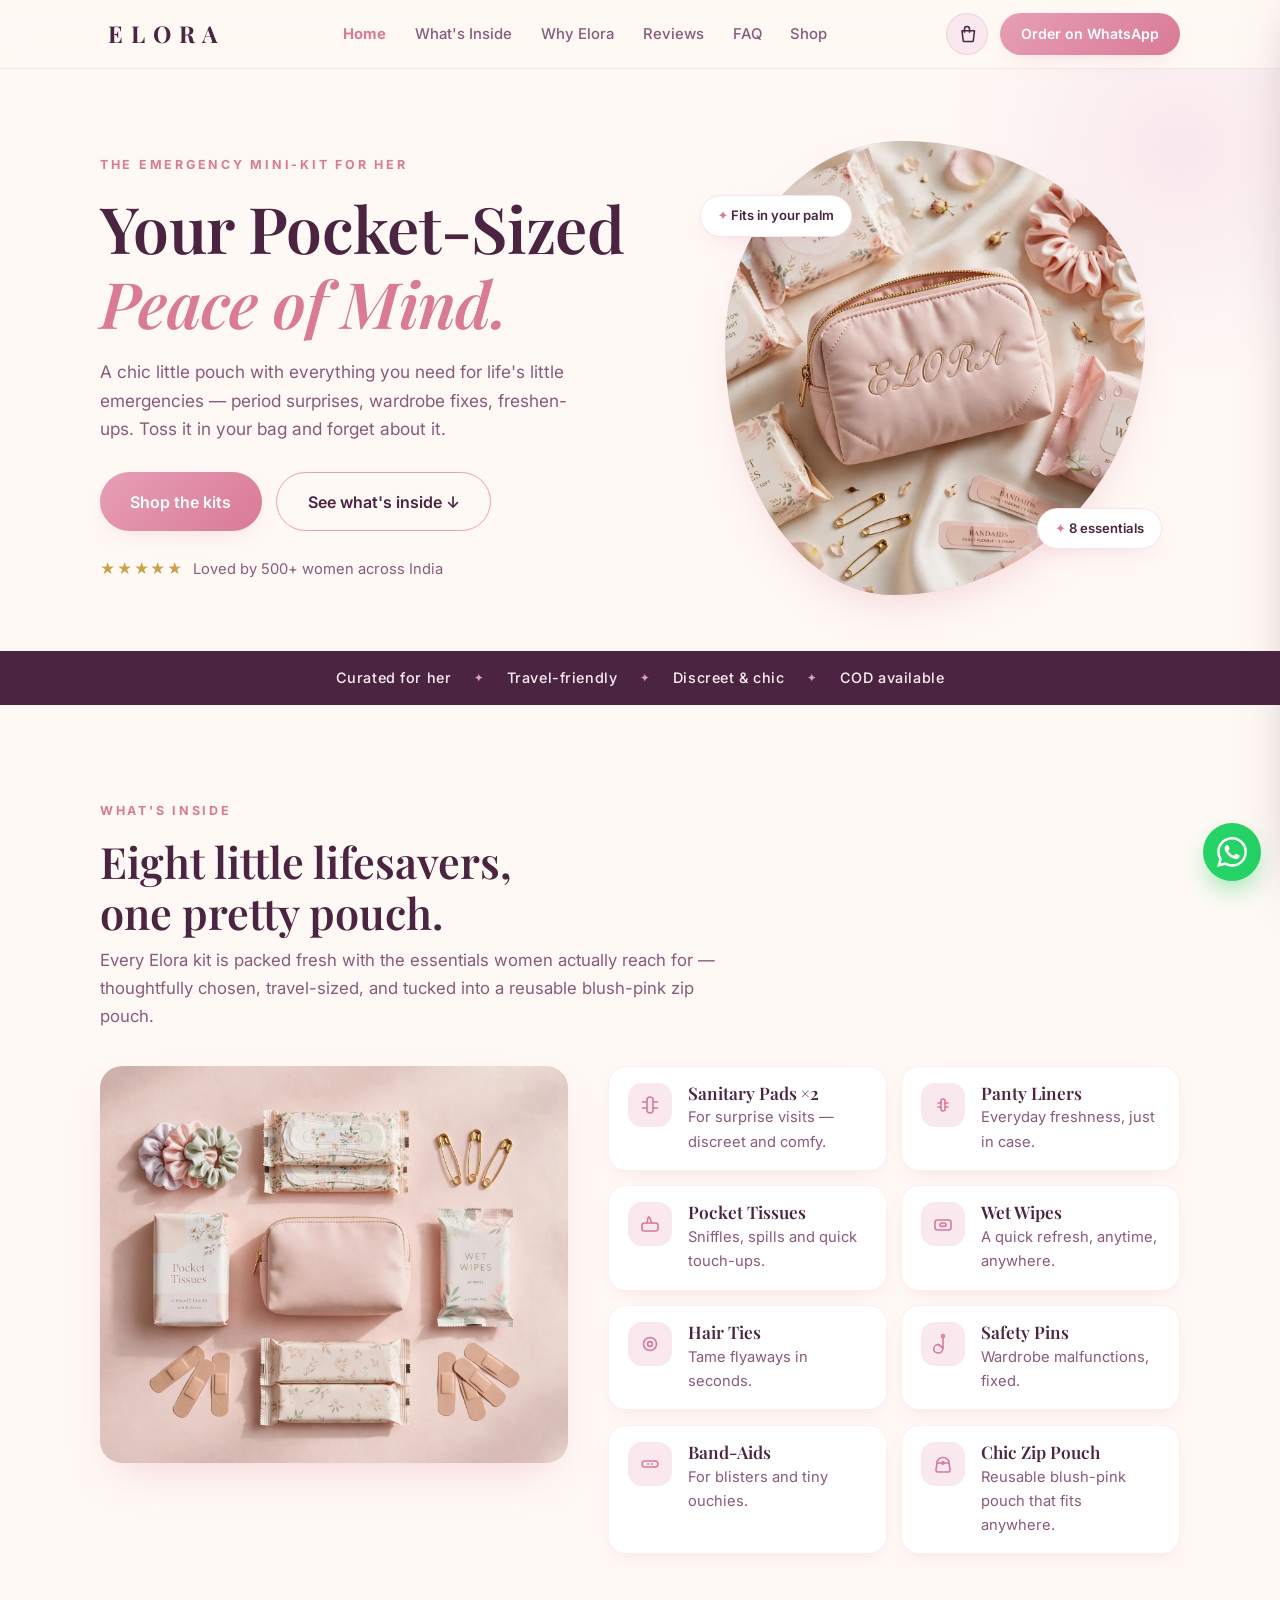
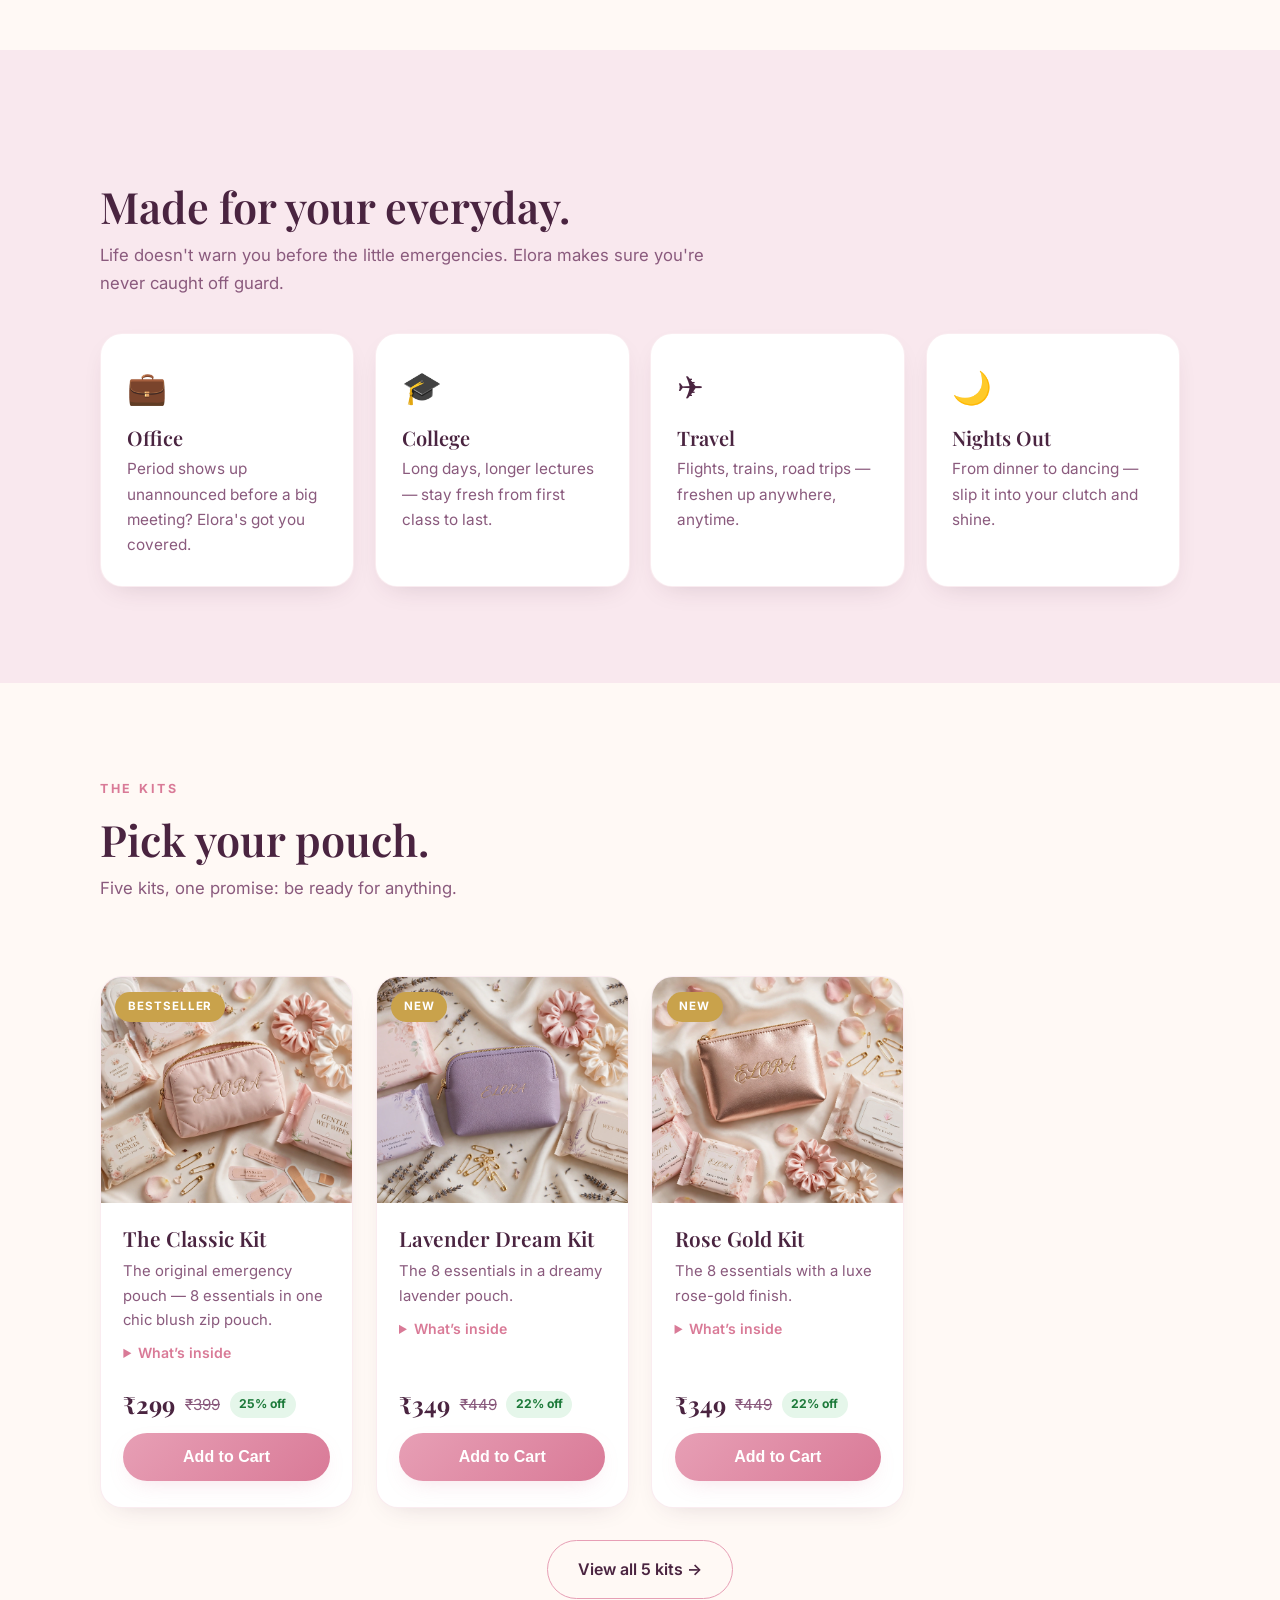
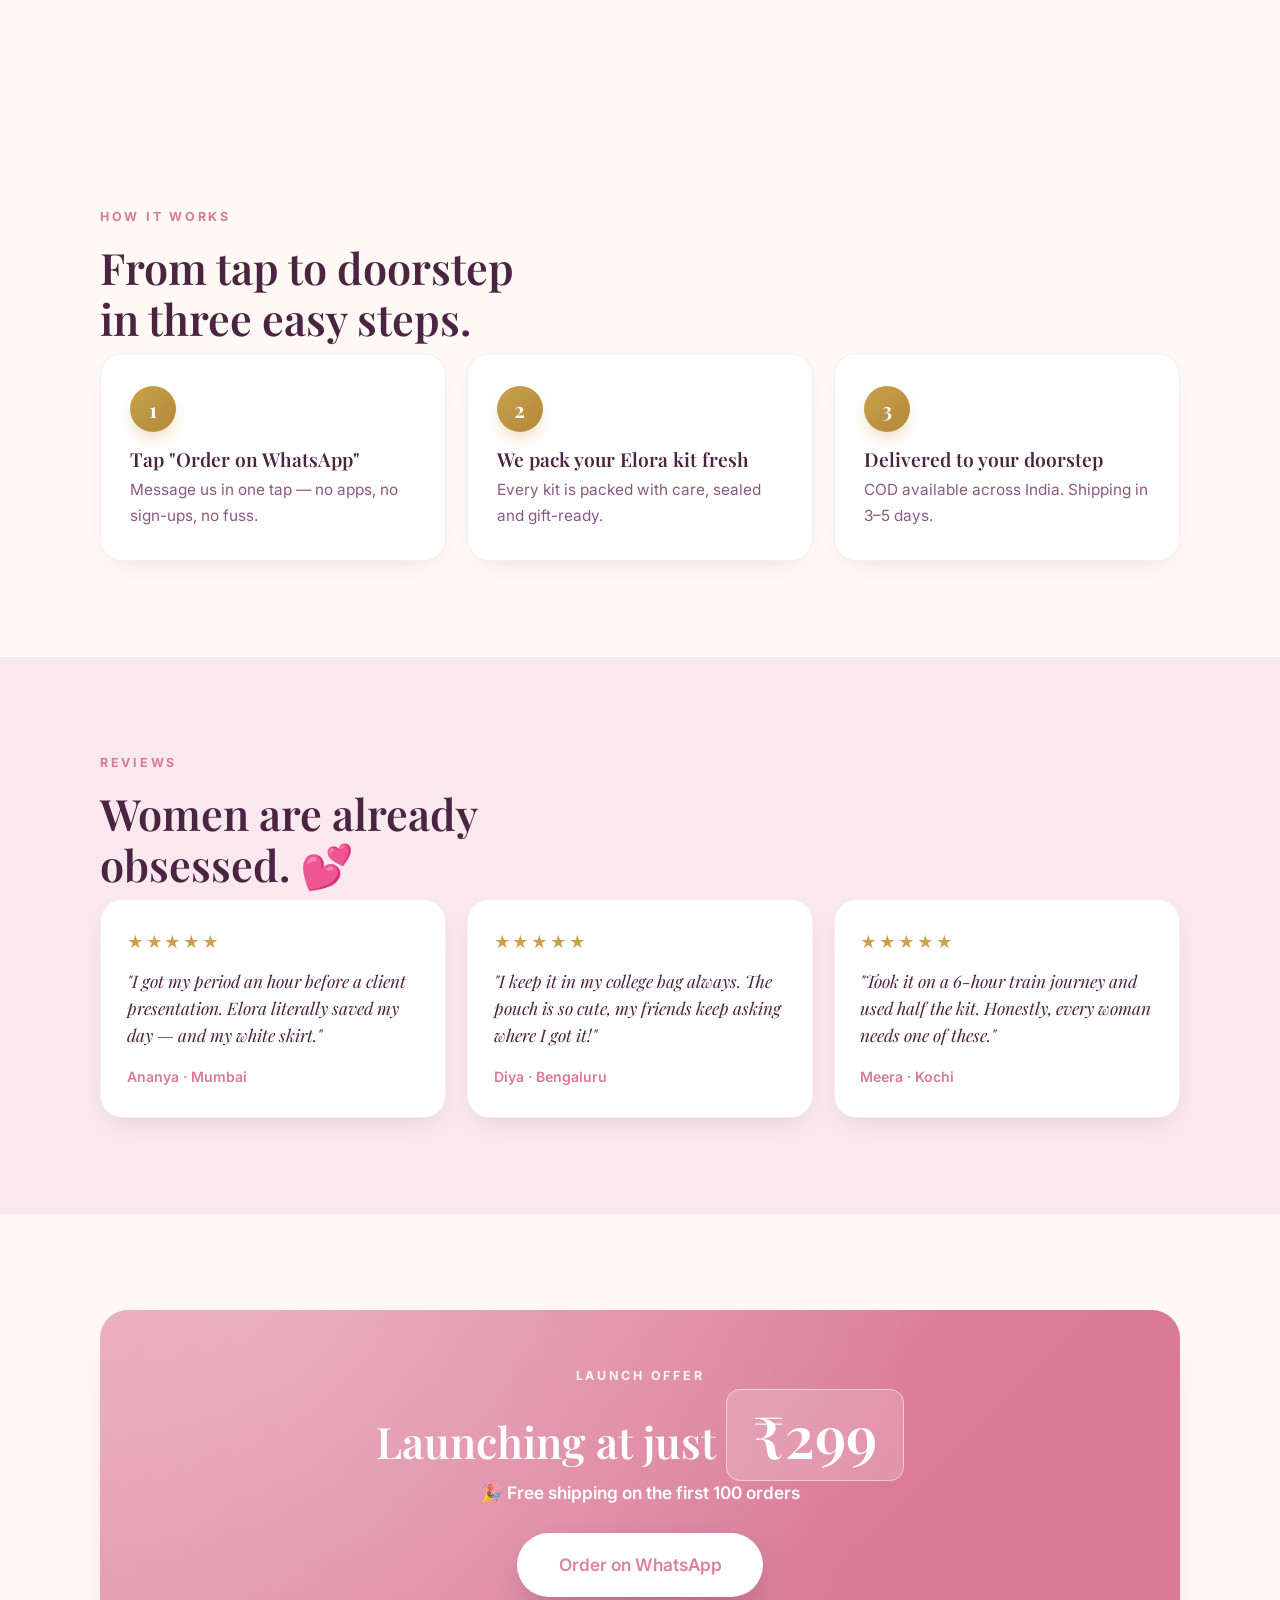
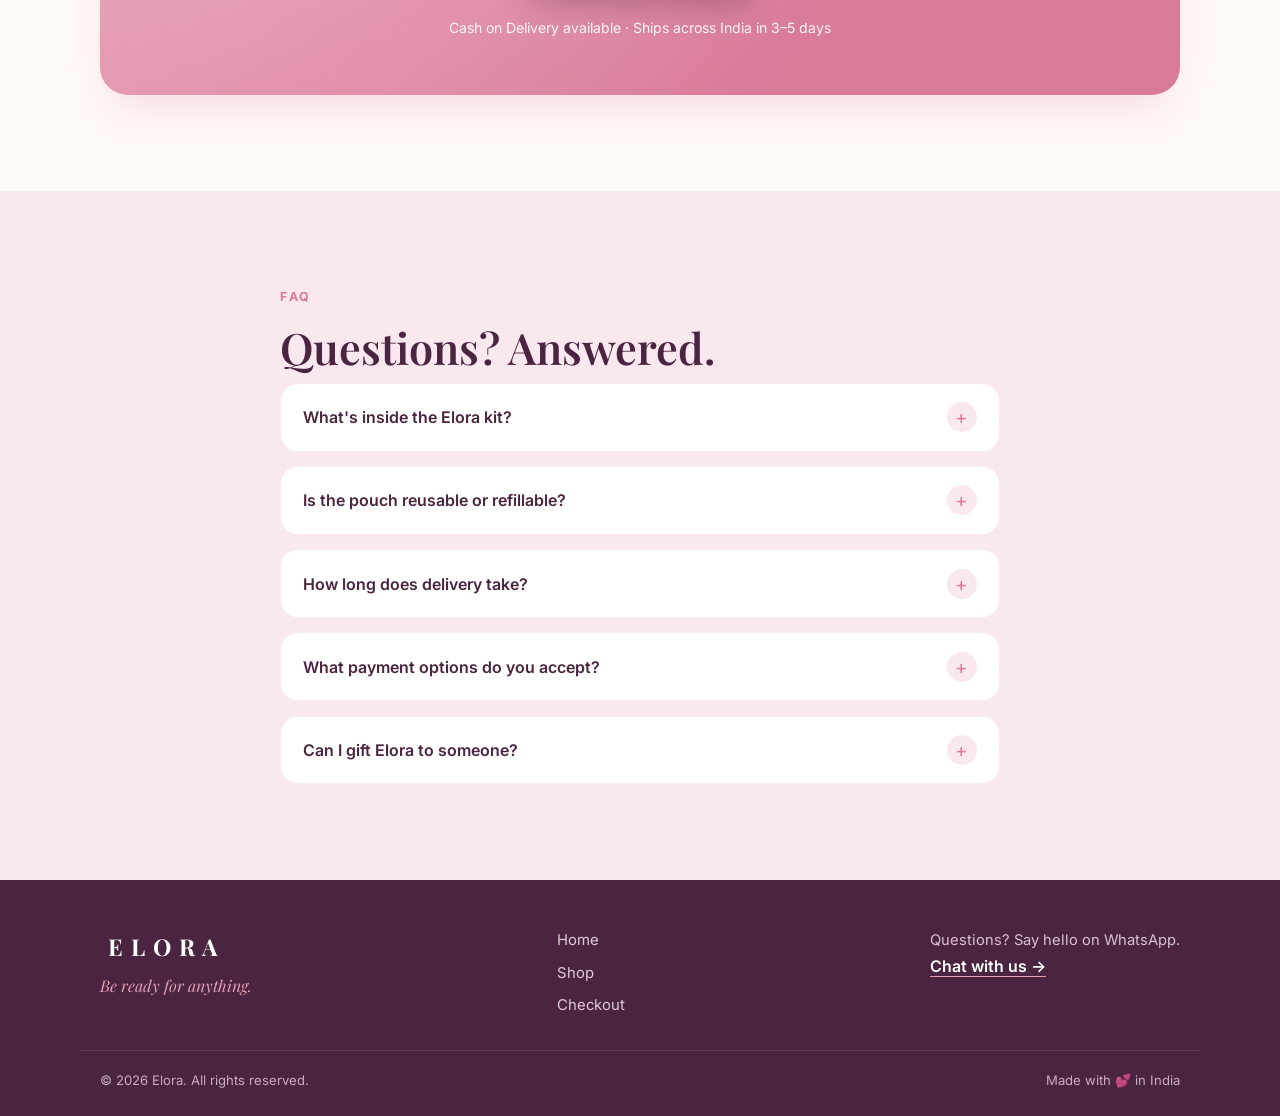
<file: index.html>
<!DOCTYPE html>
<html lang="en">
<head>
  <meta charset="UTF-8" />
  <meta name="viewport" content="width=device-width, initial-scale=1.0" />
  <title>ELORA — Women's Emergency Mini-Kit | Be Ready for Anything</title>
  <meta name="description" content="ELORA is a chic pocket-sized emergency mini-kit for women — period essentials, tissues, wipes, hair ties, safety pins & more. Toss it in your bag and be ready for anything. ₹299 with COD across India." />
  <!-- Open Graph -->
  <meta property="og:type" content="website" />
  <meta property="og:title" content="ELORA — Your Pocket-Sized Peace of Mind" />
  <meta property="og:description" content="A chic little pouch with everything you need for life's little emergencies. Launching at just ₹299." />
  <meta property="og:image" content="assets/hero.png" />
  <meta name="twitter:card" content="summary_large_image" />
  <!-- Favicon: rose "E" monogram -->
  <link rel="icon" href="data:image/svg+xml,%3Csvg xmlns='http://www.w3.org/2000/svg' viewBox='0 0 64 64'%3E%3Crect width='64' height='64' rx='18' fill='%23e79fb5'/%3E%3Ctext x='32' y='45' font-family='Georgia, serif' font-size='38' fill='white' text-anchor='middle'%3EE%3C/text%3E%3C/svg%3E" />
  <!-- Fonts -->
  <link rel="preconnect" href="https://fonts.googleapis.com" />
  <link rel="preconnect" href="https://fonts.gstatic.com" crossorigin />
  <link href="https://fonts.googleapis.com/css2?family=Playfair+Display:ital,wght@0,500;0,600;0,700;1,500&family=Inter:wght@400;500;600;700&display=swap" rel="stylesheet" />
  <link rel="stylesheet" href="styles.css" />
  <script>
    // Early image fallback so broken/missing asset images degrade gracefully
    window.eloraImgFallback = function (img) {
      var d = document.createElement('div');
      d.className = 'img-ph';
      d.innerHTML = '<span>' + (img.getAttribute('data-ph') || 'Elora') + '</span>';
      img.replaceWith(d);
    };
    // Product images (pouch-lavender/pouch-rosegold/pouch-mint may not exist yet) fall back to hero.png first, then the placeholder
    window.eloraProdFallback = function (img) {
      if (img.dataset.fb) { window.eloraImgFallback(img); }
      else { img.dataset.fb = '1'; img.src = 'assets/hero.png'; }
    };
  </script>
</head>
<body>

  <!-- ============ NAV ============ -->
  <header class="nav" id="nav">
    <div class="container nav-inner">
      <a href="index.html" class="wordmark">ELORA</a>
      <nav class="nav-links" id="navLinks" aria-label="Primary">
        <a href="index.html" class="active">Home</a>
        <a href="#inside">What's Inside</a>
        <a href="#why">Why Elora</a>
        <a href="#reviews">Reviews</a>
        <a href="#faq">FAQ</a>
        <a href="shop.html">Shop</a>
      </nav>
      <div class="nav-actions">
        <button class="cart-btn" id="cartBtn" aria-label="Open cart">
          <svg viewBox="0 0 24 24" fill="none" stroke="currentColor" stroke-width="1.8" stroke-linecap="round" stroke-linejoin="round" aria-hidden="true"><path d="M6 8h15l-1.5 12.5a1 1 0 0 1-1 .5H8.5a1 1 0 0 1-1-.5L6 8z"/><path d="M9 10V6a3 3 0 0 1 6 0v4"/></svg>
          <span class="cart-count" id="cartCount">0</span>
        </button>
        <a class="btn btn-sm" data-wa href="#" target="_blank" rel="noopener">Order on WhatsApp</a>
        <button class="nav-toggle" id="navToggle" aria-label="Open menu" aria-expanded="false">
          <span></span><span></span><span></span>
        </button>
      </div>
    </div>
  </header>

  <main id="top">

    <!-- ============ HERO ============ -->
    <section class="hero">
      <div class="container hero-grid">
        <div class="hero-copy">
          <p class="eyebrow reveal">The Emergency Mini-Kit for Her</p>
          <h1 class="reveal">Your Pocket-Sized<br /><em>Peace of Mind.</em></h1>
          <p class="sub reveal">A chic little pouch with everything you need for life's little emergencies — period surprises, wardrobe fixes, freshen-ups. Toss it in your bag and forget about it.</p>
          <div class="hero-ctas reveal">
            <a class="btn" href="shop.html">Shop the kits</a>
            <a class="btn btn-ghost" href="#inside">See what's inside ↓</a>
          </div>
          <div class="hero-mini reveal">
            <span class="stars">★★★★★</span>
            <span>Loved by 500+ women across India</span>
          </div>
        </div>
        <div class="hero-media reveal">
          <div class="blob">
            <img src="assets/hero.png" alt="The ELORA emergency mini-kit pouch" onerror="eloraImgFallback(this)" data-ph="ELORA pouch photo" />
          </div>
          <div class="chip chip-a">Fits in your palm</div>
          <div class="chip chip-b">8 essentials</div>
        </div>
      </div>
    </section>

    <!-- ============ TRUST STRIP ============ -->
    <div class="trust">
      <div class="container trust-inner reveal">
        <span>Curated for her</span><i>✦</i>
        <span>Travel-friendly</span><i>✦</i>
        <span>Discreet &amp; chic</span><i>✦</i>
        <span>COD available</span>
      </div>
    </div>

    <!-- ============ WHAT'S INSIDE ============ -->
    <section class="section" id="inside">
      <div class="container">
        <p class="eyebrow reveal">What's Inside</p>
        <h2 class="reveal">Eight little lifesavers,<br />one pretty pouch.</h2>
        <p class="lead reveal">Every Elora kit is packed fresh with the essentials women actually reach for — thoughtfully chosen, travel-sized, and tucked into a reusable blush-pink zip pouch.</p>

        <div class="inside-grid">
          <div class="flatlay reveal">
            <img src="assets/flatlay.png" alt="Flat lay of everything inside the ELORA kit" onerror="eloraImgFallback(this)" data-ph="Kit flat-lay photo" />
          </div>
          <div class="items">
            <div class="item reveal">
              <span class="icon" aria-hidden="true"><svg viewBox="0 0 24 24" fill="none" stroke="currentColor" stroke-width="1.6" stroke-linecap="round" stroke-linejoin="round"><rect x="9" y="4" width="6" height="16" rx="3"/><path d="M9 9H4.5M9 15H4.5M15 9h4.5M15 15h4.5"/></svg></span>
              <div><h3>Sanitary Pads ×2</h3><p>For surprise visits — discreet and comfy.</p></div>
            </div>
            <div class="item reveal">
              <span class="icon" aria-hidden="true"><svg viewBox="0 0 24 24" fill="none" stroke="currentColor" stroke-width="1.6" stroke-linecap="round" stroke-linejoin="round"><rect x="10" y="6" width="4" height="12" rx="2"/><path d="M10 10H7M10 14H7M14 10h3M14 14h3"/></svg></span>
              <div><h3>Panty Liners</h3><p>Everyday freshness, just in case.</p></div>
            </div>
            <div class="item reveal">
              <span class="icon" aria-hidden="true"><svg viewBox="0 0 24 24" fill="none" stroke="currentColor" stroke-width="1.6" stroke-linecap="round" stroke-linejoin="round"><rect x="4" y="11" width="16" height="8" rx="2.5"/><path d="M9 11c1-2.2-.2-4.2 1.8-6.2 2 1 1.2 4 3.2 6.2"/></svg></span>
              <div><h3>Pocket Tissues</h3><p>Sniffles, spills and quick touch-ups.</p></div>
            </div>
            <div class="item reveal">
              <span class="icon" aria-hidden="true"><svg viewBox="0 0 24 24" fill="none" stroke="currentColor" stroke-width="1.6" stroke-linecap="round" stroke-linejoin="round"><rect x="4" y="8" width="16" height="10" rx="2.5"/><rect x="9" y="11" width="6" height="3.4" rx="1.7"/></svg></span>
              <div><h3>Wet Wipes</h3><p>A quick refresh, anytime, anywhere.</p></div>
            </div>
            <div class="item reveal">
              <span class="icon" aria-hidden="true"><svg viewBox="0 0 24 24" fill="none" stroke="currentColor" stroke-width="1.6" stroke-linecap="round" stroke-linejoin="round"><circle cx="12" cy="12" r="6.5"/><circle cx="12" cy="12" r="2.4"/></svg></span>
              <div><h3>Hair Ties</h3><p>Tame flyaways in seconds.</p></div>
            </div>
            <div class="item reveal">
              <span class="icon" aria-hidden="true"><svg viewBox="0 0 24 24" fill="none" stroke="currentColor" stroke-width="1.6" stroke-linecap="round" stroke-linejoin="round"><circle cx="12" cy="4" r="1.4"/><path d="M12 5.4V16"/><path d="M12 16c0 3-2.2 5-5 5-2.6 0-4.2-1.9-4.2-4.1 0-2.5 2.1-4.4 4.7-4.4L12 16z"/></svg></span>
              <div><h3>Safety Pins</h3><p>Wardrobe malfunctions, fixed.</p></div>
            </div>
            <div class="item reveal">
              <span class="icon" aria-hidden="true"><svg viewBox="0 0 24 24" fill="none" stroke="currentColor" stroke-width="1.6" stroke-linecap="round" stroke-linejoin="round"><rect x="4" y="9" width="16" height="6" rx="3"/><circle cx="10.2" cy="12" r=".9" fill="currentColor" stroke="none"/><circle cx="13.8" cy="12" r=".9" fill="currentColor" stroke="none"/></svg></span>
              <div><h3>Band-Aids</h3><p>For blisters and tiny ouchies.</p></div>
            </div>
            <div class="item reveal">
              <span class="icon" aria-hidden="true"><svg viewBox="0 0 24 24" fill="none" stroke="currentColor" stroke-width="1.6" stroke-linecap="round" stroke-linejoin="round"><path d="M6 11h12l1.1 7.2A2 2 0 0 1 17.1 20H6.9a2 2 0 0 1-2-1.8L6 11z"/><path d="M6 11c0-3.2 2.7-5.5 6-5.5s6 2.3 6 5.5"/><circle cx="12" cy="11" r="1.1"/></svg></span>
              <div><h3>Chic Zip Pouch</h3><p>Reusable blush-pink pouch that fits anywhere.</p></div>
            </div>
          </div>
        </div>
      </div>
    </section>

    <!-- ============ MADE FOR YOUR EVERYDAY ============ -->
    <section class="section alt" id="why">
      <div class="container">
        <p class="eyebrow reveal">Why Elora</p>
        <h2 class="reveal">Made for your everyday.</h2>
        <p class="lead reveal">Life doesn't warn you before the little emergencies. Elora makes sure you're never caught off guard.</p>
        <div class="cards">
          <article class="card reveal">
            <span class="card-glyph" aria-hidden="true">💼</span>
            <h3>Office</h3>
            <p>Period shows up unannounced before a big meeting? Elora's got you covered.</p>
          </article>
          <article class="card reveal">
            <span class="card-glyph" aria-hidden="true">🎓</span>
            <h3>College</h3>
            <p>Long days, longer lectures — stay fresh from first class to last.</p>
          </article>
          <article class="card reveal">
            <span class="card-glyph" aria-hidden="true">✈️</span>
            <h3>Travel</h3>
            <p>Flights, trains, road trips — freshen up anywhere, anytime.</p>
          </article>
          <article class="card reveal">
            <span class="card-glyph" aria-hidden="true">🌙</span>
            <h3>Nights Out</h3>
            <p>From dinner to dancing — slip it into your clutch and shine.</p>
          </article>
        </div>
      </div>
    </section>

    <!-- ============ FEATURED KITS ============ -->
    <section class="section" id="featured">
      <div class="container">
        <p class="eyebrow reveal">The Kits</p>
        <h2 class="reveal">Pick your pouch.</h2>
        <p class="lead reveal">Five kits, one promise: be ready for anything.</p>
        <div class="product-grid featured-grid" id="featuredGrid"></div>
        <div class="view-all reveal"><a class="btn btn-ghost" href="shop.html">View all 5 kits →</a></div>
      </div>
    </section>

    <!-- ============ HOW IT WORKS ============ -->
    <section class="section" id="how">
      <div class="container">
        <p class="eyebrow reveal">How It Works</p>
        <h2 class="reveal">From tap to doorstep<br />in three easy steps.</h2>
        <div class="steps">
          <div class="step reveal">
            <span class="step-num">1</span>
            <h3>Tap "Order on WhatsApp"</h3>
            <p>Message us in one tap — no apps, no sign-ups, no fuss.</p>
          </div>
          <div class="step reveal">
            <span class="step-num">2</span>
            <h3>We pack your Elora kit fresh</h3>
            <p>Every kit is packed with care, sealed and gift-ready.</p>
          </div>
          <div class="step reveal">
            <span class="step-num">3</span>
            <h3>Delivered to your doorstep</h3>
            <p>COD available across India. Shipping in 3–5 days.</p>
          </div>
        </div>
      </div>
    </section>

    <!-- ============ REVIEWS ============ -->
    <section class="section alt" id="reviews">
      <div class="container">
        <p class="eyebrow reveal">Reviews</p>
        <h2 class="reveal">Women are already<br />obsessed. 💕</h2>
        <div class="cards reviews">
          <figure class="card review reveal">
            <span class="stars">★★★★★</span>
            <blockquote>"I got my period an hour before a client presentation. Elora literally saved my day — and my white skirt."</blockquote>
            <figcaption>Ananya · Mumbai</figcaption>
          </figure>
          <figure class="card review reveal">
            <span class="stars">★★★★★</span>
            <blockquote>"I keep it in my college bag always. The pouch is so cute, my friends keep asking where I got it!"</blockquote>
            <figcaption>Diya · Bengaluru</figcaption>
          </figure>
          <figure class="card review reveal">
            <span class="stars">★★★★★</span>
            <blockquote>"Took it on a 6-hour train journey and used half the kit. Honestly, every woman needs one of these."</blockquote>
            <figcaption>Meera · Kochi</figcaption>
          </figure>
        </div>
      </div>
    </section>

    <!-- ============ PRICING ============ -->
    <section class="section" id="pricing">
      <div class="container">
        <div class="price-banner reveal">
          <p class="eyebrow light">Launch Offer</p>
          <h2>Launching at just <span class="price">₹299</span></h2>
          <p class="price-note">🎉 Free shipping on the first 100 orders</p>
          <a class="btn btn-light btn-lg" data-wa href="#" target="_blank" rel="noopener">Order on WhatsApp</a>
          <p class="price-fine">Cash on Delivery available · Ships across India in 3–5 days</p>
        </div>
      </div>
    </section>

    <!-- ============ FAQ ============ -->
    <section class="section alt" id="faq">
      <div class="container narrow">
        <p class="eyebrow reveal">FAQ</p>
        <h2 class="reveal">Questions? Answered.</h2>
        <div class="faq-list">
          <div class="faq-item reveal">
            <button class="faq-q" aria-expanded="false">What's inside the Elora kit?<span class="plus">+</span></button>
            <div class="faq-a"><p>Eight essentials: 2 sanitary pads, panty liners, pocket tissues, wet wipes, hair ties, safety pins, band-aids — all tucked into a reusable blush-pink zip pouch.</p></div>
          </div>
          <div class="faq-item reveal">
            <button class="faq-q" aria-expanded="false">Is the pouch reusable or refillable?<span class="plus">+</span></button>
            <div class="faq-a"><p>Yes! The pouch is sturdy, washable and made to be reused. Refill packs are launching soon so you can restock your favourites.</p></div>
          </div>
          <div class="faq-item reveal">
            <button class="faq-q" aria-expanded="false">How long does delivery take?<span class="plus">+</span></button>
            <div class="faq-a"><p>We ship across India in 3–5 working days. You'll get tracking details on WhatsApp as soon as your kit leaves our studio.</p></div>
          </div>
          <div class="faq-item reveal">
            <button class="faq-q" aria-expanded="false">What payment options do you accept?<span class="plus">+</span></button>
            <div class="faq-a"><p>Cash on Delivery, UPI and cards — we'll confirm your preferred option on WhatsApp when you place your order.</p></div>
          </div>
          <div class="faq-item reveal">
            <button class="faq-q" aria-expanded="false">Can I gift Elora to someone?<span class="plus">+</span></button>
            <div class="faq-a"><p>Absolutely — every kit arrives in gift-ready packaging. Just mention it's a gift on WhatsApp and we'll add a handwritten note.</p></div>
          </div>
        </div>
      </div>
    </section>

  </main>

  <!-- ============ FOOTER ============ -->
  <footer class="footer">
    <div class="container footer-inner">
      <div>
        <a href="index.html" class="wordmark">ELORA</a>
        <p class="tagline">Be ready for anything.</p>
      </div>
      <nav class="footer-links" aria-label="Footer">
        <a href="index.html">Home</a>
        <a href="shop.html">Shop</a>
        <a href="checkout.html">Checkout</a>
      </nav>
      <div class="footer-contact">
        <p>Questions? Say hello on WhatsApp.</p>
        <a data-wa href="#" target="_blank" rel="noopener">Chat with us →</a>
      </div>
    </div>
    <div class="container footer-base">
      <p>© 2026 Elora. All rights reserved.</p>
      <p>Made with 💕 in India</p>
    </div>
  </footer>

  <!-- Floating WhatsApp button -->
  <a class="wa-float" data-wa href="#" target="_blank" rel="noopener" aria-label="Order Elora on WhatsApp">
    <svg viewBox="0 0 24 24" fill="currentColor" aria-hidden="true"><path d="M17.472 14.382c-.297-.149-1.758-.867-2.03-.967-.273-.099-.471-.148-.67.15-.197.297-.767.966-.94 1.164-.173.199-.347.223-.644.075-.297-.15-1.255-.463-2.39-1.475-.883-.788-1.48-1.761-1.653-2.059-.173-.297-.018-.458.13-.606.134-.133.298-.347.446-.52.149-.174.198-.298.298-.497.099-.198.05-.371-.025-.52-.075-.149-.669-1.612-.916-2.207-.242-.579-.487-.5-.669-.51-.173-.008-.371-.01-.57-.01-.198 0-.52.074-.792.372-.272.297-1.04 1.016-1.04 2.479 0 1.462 1.065 2.875 1.213 3.074.149.198 2.096 3.2 5.077 4.487.709.306 1.262.489 1.694.625.712.227 1.36.195 1.871.118.571-.085 1.758-.719 2.006-1.413.248-.694.248-1.289.173-1.413-.074-.124-.272-.198-.57-.347m-5.421 7.403h-.004a9.87 9.87 0 01-5.031-1.378l-.361-.214-3.741.982.998-3.648-.235-.374a9.86 9.86 0 01-1.51-5.26c.001-5.45 4.436-9.884 9.888-9.884 2.64 0 5.122 1.03 6.988 2.898a9.825 9.825 0 012.893 6.994c-.003 5.45-4.437 9.884-9.885 9.884m8.413-18.297A11.815 11.815 0 0012.05 0C5.495 0 .16 5.335.157 11.892c0 2.096.547 4.142 1.588 5.945L.057 24l6.305-1.654a11.882 11.882 0 005.683 1.448h.005c6.554 0 11.89-5.335 11.893-11.893a11.821 11.821 0 00-3.48-8.413z"/></svg>
  </a>

  <!-- ============ CART DRAWER + TOAST ============ -->
  <div class="drawer-overlay" id="drawerOverlay"></div>
  <aside class="cart-drawer" id="cartDrawer" aria-label="Shopping cart">
    <div class="drawer-head">
      <h3>Your Cart</h3>
      <button class="drawer-close" id="drawerClose" aria-label="Close cart">✕</button>
    </div>
    <div class="drawer-body" id="cartItems"></div>
    <div class="drawer-foot" id="cartFoot">
      <div class="subtotal-row"><span>Subtotal</span><span id="cartSubtotal">₹0</span></div>
      <p class="ship-note">🎉 Free shipping on all orders</p>
      <a class="btn" href="checkout.html" id="cartCheckout" style="width:100%">Checkout →</a>
      <a class="continue-link" href="shop.html" id="continueShopping">Continue shopping</a>
    </div>
  </aside>
  <div class="toast" id="toast" role="status"></div>

  <script src="products.js"></script>
  <script src="script.js"></script>
</body>
</html>
</file>
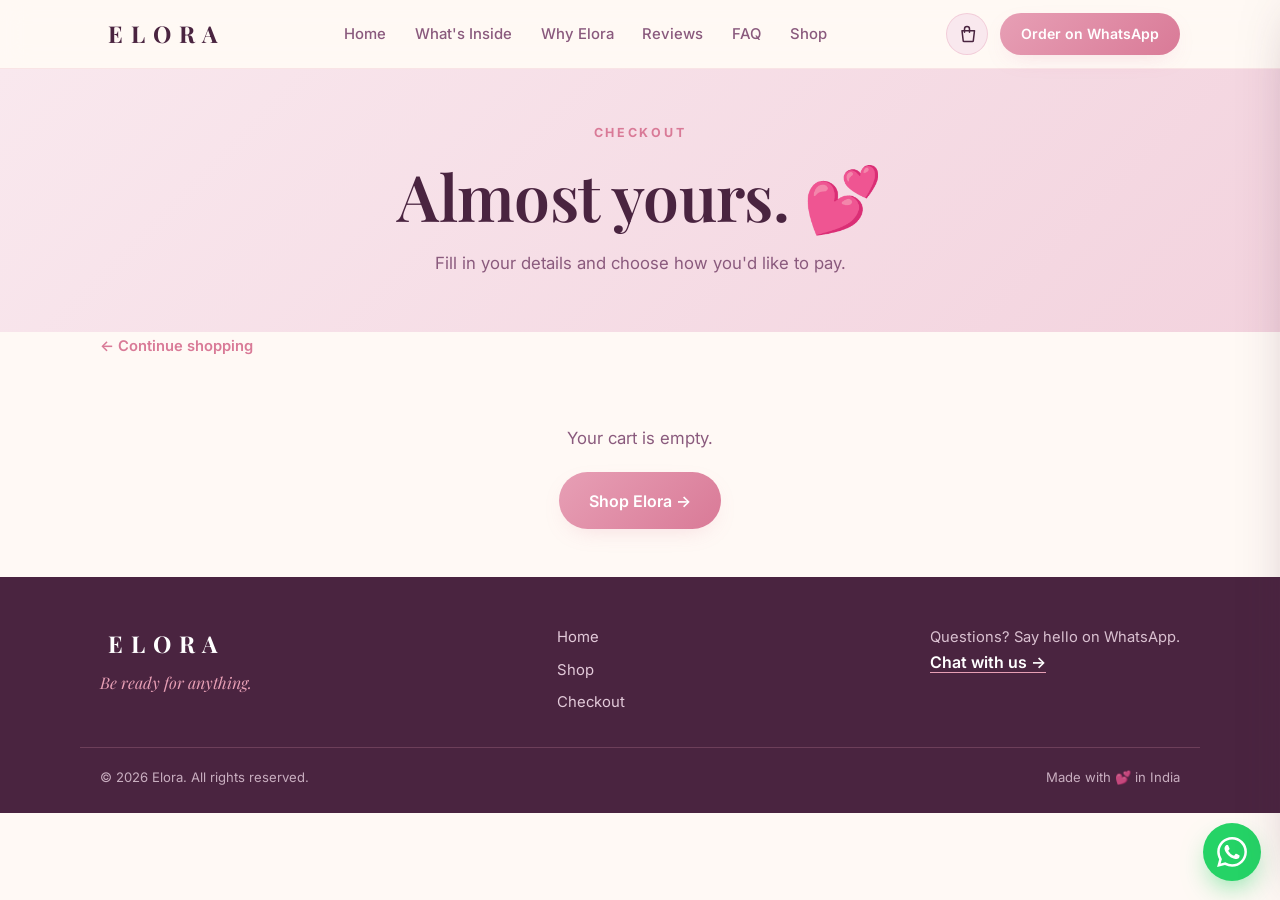
<file: checkout.html>
<!DOCTYPE html>
<html lang="en">
<head>
  <meta charset="UTF-8" />
  <meta name="viewport" content="width=device-width, initial-scale=1.0" />
  <title>Checkout — ELORA Women's Emergency Mini-Kit</title>
  <meta name="description" content="Checkout securely — pay with UPI or Cash on Delivery. Your ELORA emergency mini-kit ships across India in 3–5 days." />
  <!-- Open Graph -->
  <meta property="og:type" content="website" />
  <meta property="og:title" content="Checkout — ELORA" />
  <meta property="og:description" content="UPI or Cash on Delivery. Free shipping, ships across India in 3–5 days." />
  <meta property="og:image" content="assets/hero.png" />
  <meta name="twitter:card" content="summary_large_image" />
  <!-- Favicon: rose "E" monogram -->
  <link rel="icon" href="data:image/svg+xml,%3Csvg xmlns='http://www.w3.org/2000/svg' viewBox='0 0 64 64'%3E%3Crect width='64' height='64' rx='18' fill='%23e79fb5'/%3E%3Ctext x='32' y='45' font-family='Georgia, serif' font-size='38' fill='white' text-anchor='middle'%3EE%3C/text%3E%3C/svg%3E" />
  <!-- Fonts -->
  <link rel="preconnect" href="https://fonts.googleapis.com" />
  <link rel="preconnect" href="https://fonts.gstatic.com" crossorigin />
  <link href="https://fonts.googleapis.com/css2?family=Playfair+Display:ital,wght@0,500;0,600;0,700;1,500&family=Inter:wght@400;500;600;700&display=swap" rel="stylesheet" />
  <link rel="stylesheet" href="styles.css" />
  <script>
    // Early image fallback so broken/missing asset images degrade gracefully
    window.eloraImgFallback = function (img) {
      var d = document.createElement('div');
      d.className = 'img-ph';
      d.innerHTML = '<span>' + (img.getAttribute('data-ph') || 'Elora') + '</span>';
      img.replaceWith(d);
    };
    // Product images (pouch-lavender/pouch-rosegold/pouch-mint may not exist yet) fall back to hero.png first, then the placeholder
    window.eloraProdFallback = function (img) {
      if (img.dataset.fb) { window.eloraImgFallback(img); }
      else { img.dataset.fb = '1'; img.src = 'assets/hero.png'; }
    };
  </script>
</head>
<body>

  <!-- ============ NAV ============ -->
  <header class="nav" id="nav">
    <div class="container nav-inner">
      <a href="index.html" class="wordmark">ELORA</a>
      <nav class="nav-links" id="navLinks" aria-label="Primary">
        <a href="index.html">Home</a>
        <a href="index.html#inside">What's Inside</a>
        <a href="index.html#why">Why Elora</a>
        <a href="index.html#reviews">Reviews</a>
        <a href="index.html#faq">FAQ</a>
        <a href="shop.html">Shop</a>
      </nav>
      <div class="nav-actions">
        <button class="cart-btn" id="cartBtn" aria-label="Open cart">
          <svg viewBox="0 0 24 24" fill="none" stroke="currentColor" stroke-width="1.8" stroke-linecap="round" stroke-linejoin="round" aria-hidden="true"><path d="M6 8h15l-1.5 12.5a1 1 0 0 1-1 .5H8.5a1 1 0 0 1-1-.5L6 8z"/><path d="M9 10V6a3 3 0 0 1 6 0v4"/></svg>
          <span class="cart-count" id="cartCount">0</span>
        </button>
        <a class="btn btn-sm" data-wa href="#" target="_blank" rel="noopener">Order on WhatsApp</a>
        <button class="nav-toggle" id="navToggle" aria-label="Open menu" aria-expanded="false">
          <span></span><span></span><span></span>
        </button>
      </div>
    </div>
  </header>

  <main>
    <!-- ============ CHECKOUT HERO STRIP ============ -->
    <section class="shop-hero">
      <div class="container">
        <p class="eyebrow">Checkout</p>
        <h1>Almost yours. 💕</h1>
        <p class="lead" style="margin:1rem auto 0">Fill in your details and choose how you'd like to pay.</p>
      </div>
    </section>

    <div class="container">
      <a class="back-link" href="shop.html">← Continue shopping</a>
      <!-- Empty-cart notice (shown by JS when cart is empty) -->
      <div class="empty-cart" id="emptyNotice" style="display:none">
        <p>Your cart is empty.</p>
        <a class="btn" href="shop.html">Shop Elora →</a>
      </div>

      <!-- ============ CHECKOUT GRID ============ -->
      <div class="checkout-grid" id="checkoutMain">
        <!-- Left: delivery + payment form -->
        <div class="form-card">
          <h2>Delivery Details</h2>
          <form id="checkoutForm" novalidate>
            <div class="field">
              <label for="fName">Full name</label>
              <input type="text" id="fName" name="name" placeholder="Priya Sharma" autocomplete="name" />
              <p class="field-error">Please enter your name.</p>
            </div>
            <div class="form-row">
              <div class="field">
                <label for="fPhone">Phone (10-digit mobile)</label>
                <input type="tel" id="fPhone" name="phone" placeholder="98765 43210" inputmode="numeric" autocomplete="tel" maxlength="10" />
                <p class="field-error">Enter a valid 10-digit Indian mobile number.</p>
              </div>
              <div class="field">
                <label for="fPin">Pincode</label>
                <input type="text" id="fPin" name="pincode" placeholder="682001" inputmode="numeric" autocomplete="postal-code" maxlength="6" />
                <p class="field-error">Enter a valid 6-digit pincode.</p>
              </div>
            </div>
            <div class="field">
              <label for="fAddress">Address</label>
              <textarea id="fAddress" name="address" rows="3" placeholder="Flat / house no, street, area, landmark" autocomplete="street-address"></textarea>
              <p class="field-error">Please enter your full address.</p>
            </div>
            <div class="field">
              <label for="fCity">City</label>
              <input type="text" id="fCity" name="city" placeholder="Kochi" autocomplete="address-level2" />
              <p class="field-error">Please enter your city.</p>
            </div>

            <h2 style="margin-top:1.8rem">Payment Method</h2>
            <div class="pay-options">
              <label class="pay-card">
                <input type="radio" name="pay" value="upi" checked />
                <span class="pay-title">📱 UPI</span>
                <span class="pay-desc">Pay instantly with GPay, PhonePe, Paytm or any UPI app.</span>
                <span class="upi-chip" id="upiChip" title="Tap to copy"><span class="upi-id">elora@upi</span><small>tap to copy</small></span>
                <span class="pay-desc">Pay with any UPI app, then tap Place Order and share your payment screenshot on WhatsApp.</span>
              </label>
              <label class="pay-card">
                <input type="radio" name="pay" value="cod" />
                <span class="pay-title">💵 Cash on Delivery</span>
                <span class="pay-desc">Pay in cash/UPI when your kit arrives.</span>
              </label>
            </div>

            <button type="submit" class="btn btn-lg" style="width:100%">Place Order →</button>
          </form>
        </div>

        <!-- Right: order summary -->
        <div class="summary-card">
          <h2>Order Summary</h2>
          <div id="summaryItems"></div>
          <div class="totals">
            <div class="trow"><span>Subtotal</span><span id="sumSubtotal">₹0</span></div>
            <div class="trow"><span>Shipping</span><span class="free-ship">FREE 🎉</span></div>
            <div class="trow grand"><span>Total</span><span id="sumTotal">₹0</span></div>
          </div>
          <p class="secure-note">🔒 We confirm every order personally on WhatsApp.</p>
        </div>
      </div>

      <!-- Success panel (shown by JS after order) -->
      <div class="success-panel" id="orderSuccess">
        <div class="big">💕</div>
        <h2>Order sent!</h2>
        <p>We'll confirm on WhatsApp shortly.<br />Thank you for choosing Elora!</p>
        <div class="success-actions">
          <a class="btn" href="index.html">Back to Home</a>
          <a class="btn btn-ghost" href="shop.html">Shop more</a>
        </div>
      </div>
    </div>
  </main>

  <!-- ============ FOOTER ============ -->
  <footer class="footer">
    <div class="container footer-inner">
      <div>
        <a href="index.html" class="wordmark">ELORA</a>
        <p class="tagline">Be ready for anything.</p>
      </div>
      <nav class="footer-links" aria-label="Footer">
        <a href="index.html">Home</a>
        <a href="shop.html">Shop</a>
        <a href="checkout.html">Checkout</a>
      </nav>
      <div class="footer-contact">
        <p>Questions? Say hello on WhatsApp.</p>
        <a data-wa href="#" target="_blank" rel="noopener">Chat with us →</a>
      </div>
    </div>
    <div class="container footer-base">
      <p>© 2026 Elora. All rights reserved.</p>
      <p>Made with 💕 in India</p>
    </div>
  </footer>

  <!-- Floating WhatsApp button -->
  <a class="wa-float" data-wa href="#" target="_blank" rel="noopener" aria-label="Order Elora on WhatsApp">
    <svg viewBox="0 0 24 24" fill="currentColor" aria-hidden="true"><path d="M17.472 14.382c-.297-.149-1.758-.867-2.03-.967-.273-.099-.471-.148-.67.15-.197.297-.767.966-.94 1.164-.173.199-.347.223-.644.075-.297-.15-1.255-.463-2.39-1.475-.883-.788-1.48-1.761-1.653-2.059-.173-.297-.018-.458.13-.606.134-.133.298-.347.446-.52.149-.174.198-.298.298-.497.099-.198.05-.371-.025-.52-.075-.149-.669-1.612-.916-2.207-.242-.579-.487-.5-.669-.51-.173-.008-.371-.01-.57-.01-.198 0-.52.074-.792.372-.272.297-1.04 1.016-1.04 2.479 0 1.462 1.065 2.875 1.213 3.074.149.198 2.096 3.2 5.077 4.487.709.306 1.262.489 1.694.625.712.227 1.36.195 1.871.118.571-.085 1.758-.719 2.006-1.413.248-.694.248-1.289.173-1.413-.074-.124-.272-.198-.57-.347m-5.421 7.403h-.004a9.87 9.87 0 01-5.031-1.378l-.361-.214-3.741.982.998-3.648-.235-.374a9.86 9.86 0 01-1.51-5.26c.001-5.45 4.436-9.884 9.888-9.884 2.64 0 5.122 1.03 6.988 2.898a9.825 9.825 0 012.893 6.994c-.003 5.45-4.437 9.884-9.885 9.884m8.413-18.297A11.815 11.815 0 0012.05 0C5.495 0 .16 5.335.157 11.892c0 2.096.547 4.142 1.588 5.945L.057 24l6.305-1.654a11.882 11.882 0 005.683 1.448h.005c6.554 0 11.89-5.335 11.893-11.893a11.821 11.821 0 00-3.48-8.413z"/></svg>
  </a>

  <!-- ============ CART DRAWER + TOAST ============ -->
  <div class="drawer-overlay" id="drawerOverlay"></div>
  <aside class="cart-drawer" id="cartDrawer" aria-label="Shopping cart">
    <div class="drawer-head">
      <h3>Your Cart</h3>
      <button class="drawer-close" id="drawerClose" aria-label="Close cart">✕</button>
    </div>
    <div class="drawer-body" id="cartItems"></div>
    <div class="drawer-foot" id="cartFoot">
      <div class="subtotal-row"><span>Subtotal</span><span id="cartSubtotal">₹0</span></div>
      <p class="ship-note">🎉 Free shipping on all orders</p>
      <a class="btn" href="checkout.html" id="cartCheckout" style="width:100%">Checkout →</a>
      <a class="continue-link" href="shop.html" id="continueShopping">Continue shopping</a>
    </div>
  </aside>
  <div class="toast" id="toast" role="status"></div>

  <script src="products.js"></script>
  <script>
    const UPI_ID = "elora@upi"; // DUMMY — replace with real UPI ID
  </script>
  <script src="script.js"></script>
</body>
</html>
</file>
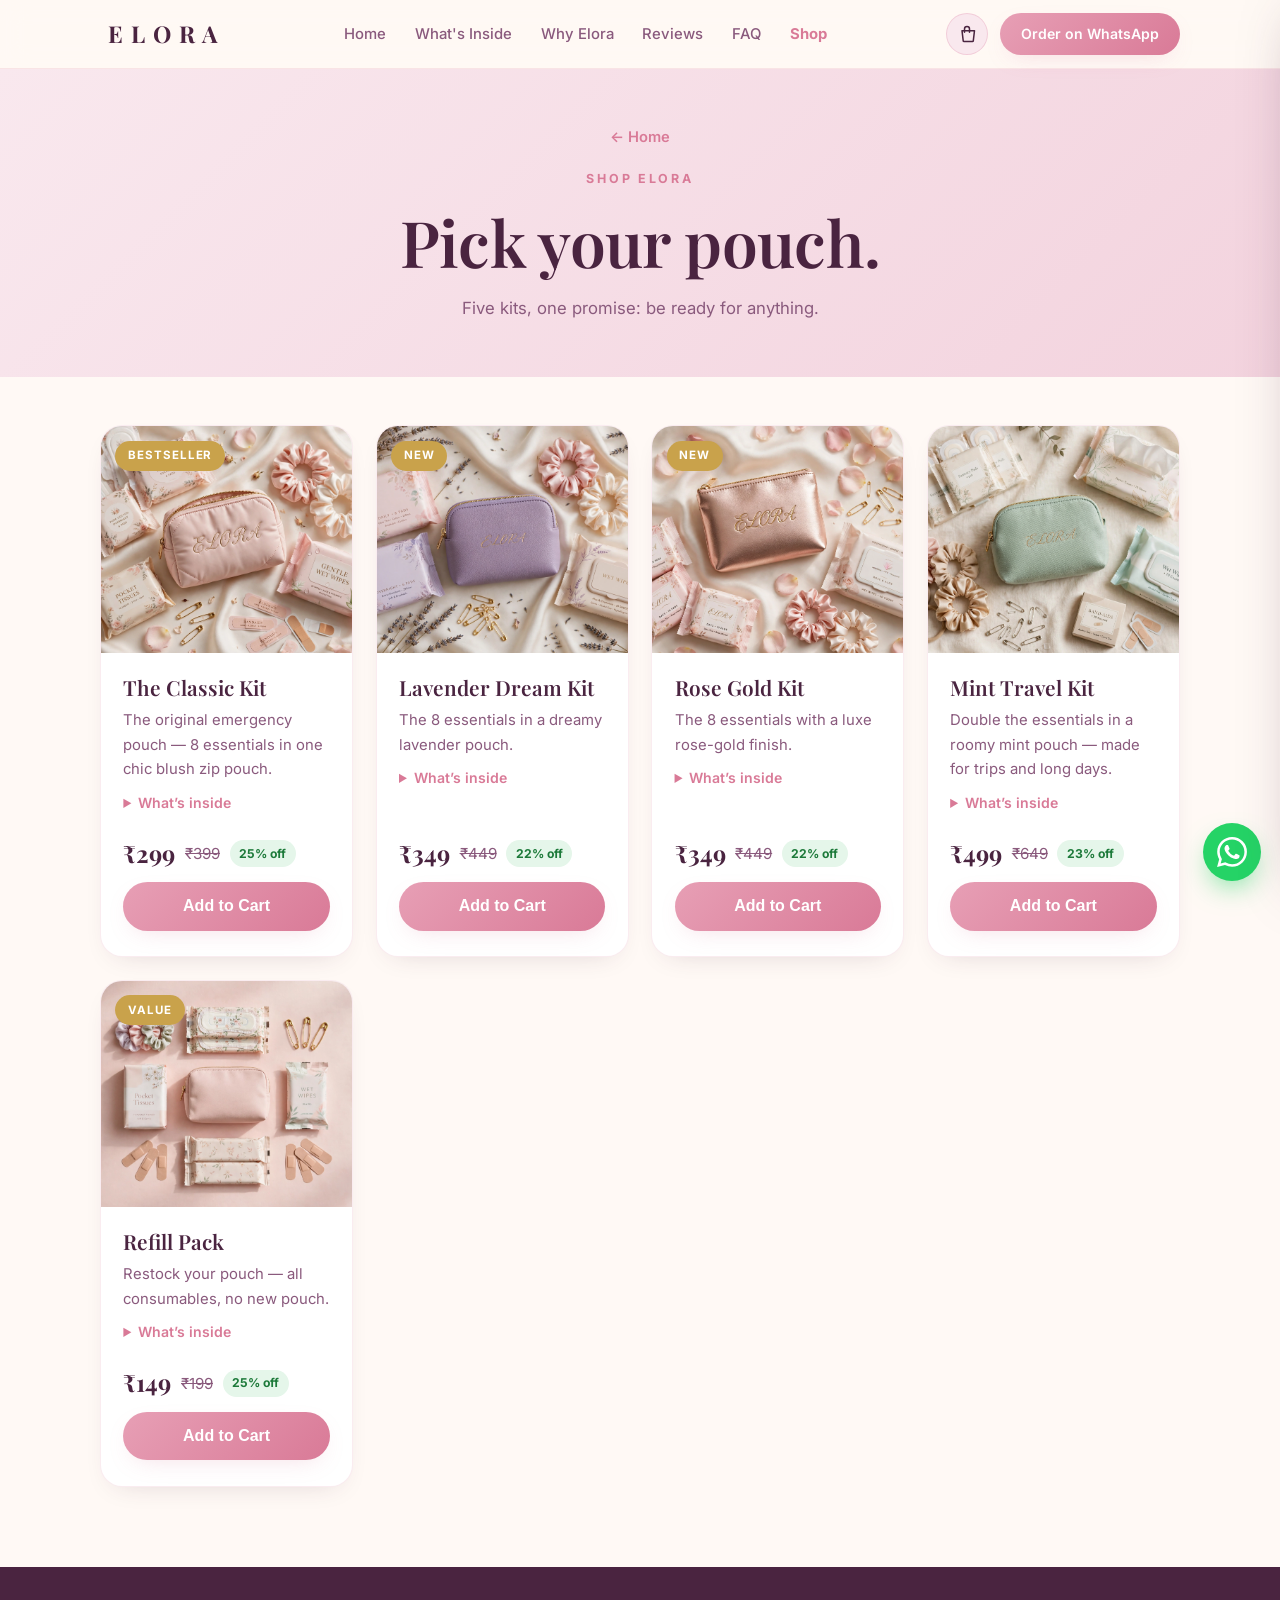
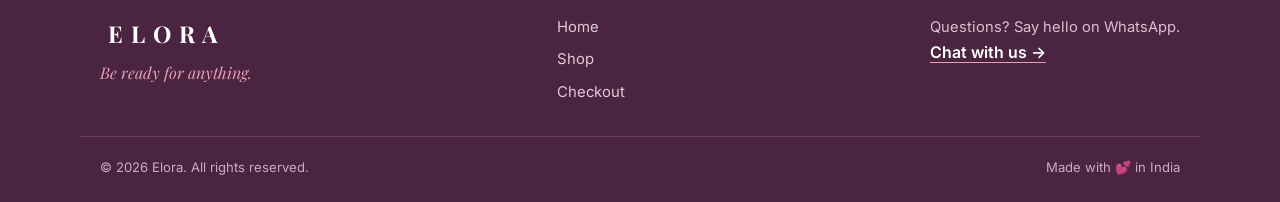
<file: shop.html>
<!DOCTYPE html>
<html lang="en">
<head>
  <meta charset="UTF-8" />
  <meta name="viewport" content="width=device-width, initial-scale=1.0" />
  <title>Shop — ELORA Women's Emergency Mini-Kit</title>
  <meta name="description" content="Shop the ELORA women's emergency mini-kit collection — the Classic Kit, Lavender Dream Kit, Rose Gold Kit, Mint Travel Kit and Refill Pack. COD available across India." />
  <!-- Open Graph -->
  <meta property="og:type" content="website" />
  <meta property="og:title" content="Shop ELORA — Women's Emergency Mini-Kits" />
  <meta property="og:description" content="Pick your pouch. Five kits, one promise: be ready for anything." />
  <meta property="og:image" content="assets/hero.png" />
  <meta name="twitter:card" content="summary_large_image" />
  <!-- Favicon: rose "E" monogram -->
  <link rel="icon" href="data:image/svg+xml,%3Csvg xmlns='http://www.w3.org/2000/svg' viewBox='0 0 64 64'%3E%3Crect width='64' height='64' rx='18' fill='%23e79fb5'/%3E%3Ctext x='32' y='45' font-family='Georgia, serif' font-size='38' fill='white' text-anchor='middle'%3EE%3C/text%3E%3C/svg%3E" />
  <!-- Fonts -->
  <link rel="preconnect" href="https://fonts.googleapis.com" />
  <link rel="preconnect" href="https://fonts.gstatic.com" crossorigin />
  <link href="https://fonts.googleapis.com/css2?family=Playfair+Display:ital,wght@0,500;0,600;0,700;1,500&family=Inter:wght@400;500;600;700&display=swap" rel="stylesheet" />
  <link rel="stylesheet" href="styles.css" />
  <script>
    // Early image fallback so broken/missing asset images degrade gracefully
    window.eloraImgFallback = function (img) {
      var d = document.createElement('div');
      d.className = 'img-ph';
      d.innerHTML = '<span>' + (img.getAttribute('data-ph') || 'Elora') + '</span>';
      img.replaceWith(d);
    };
    // Product images (pouch-lavender/pouch-rosegold/pouch-mint may not exist yet) fall back to hero.png first, then the placeholder
    window.eloraProdFallback = function (img) {
      if (img.dataset.fb) { window.eloraImgFallback(img); }
      else { img.dataset.fb = '1'; img.src = 'assets/hero.png'; }
    };
  </script>
</head>
<body>

  <!-- ============ NAV ============ -->
  <header class="nav" id="nav">
    <div class="container nav-inner">
      <a href="index.html" class="wordmark">ELORA</a>
      <nav class="nav-links" id="navLinks" aria-label="Primary">
        <a href="index.html">Home</a>
        <a href="index.html#inside">What's Inside</a>
        <a href="index.html#why">Why Elora</a>
        <a href="index.html#reviews">Reviews</a>
        <a href="index.html#faq">FAQ</a>
        <a href="shop.html" class="active">Shop</a>
      </nav>
      <div class="nav-actions">
        <button class="cart-btn" id="cartBtn" aria-label="Open cart">
          <svg viewBox="0 0 24 24" fill="none" stroke="currentColor" stroke-width="1.8" stroke-linecap="round" stroke-linejoin="round" aria-hidden="true"><path d="M6 8h15l-1.5 12.5a1 1 0 0 1-1 .5H8.5a1 1 0 0 1-1-.5L6 8z"/><path d="M9 10V6a3 3 0 0 1 6 0v4"/></svg>
          <span class="cart-count" id="cartCount">0</span>
        </button>
        <a class="btn btn-sm" data-wa href="#" target="_blank" rel="noopener">Order on WhatsApp</a>
        <button class="nav-toggle" id="navToggle" aria-label="Open menu" aria-expanded="false">
          <span></span><span></span><span></span>
        </button>
      </div>
    </div>
  </header>

  <main>
    <!-- ============ SHOP HERO STRIP ============ -->
    <section class="shop-hero">
      <div class="container">
        <a class="back-link" href="index.html">← Home</a>
        <p class="eyebrow">Shop Elora</p>
        <h1>Pick your pouch.</h1>
        <p class="lead" style="margin:1rem auto 0">Five kits, one promise: be ready for anything.</p>
      </div>
    </section>

    <!-- ============ PRODUCT GRID (rendered by JS) ============ -->
    <div class="container">
      <div class="product-grid" id="productGrid"></div>
    </div>
  </main>

  <!-- ============ FOOTER ============ -->
  <footer class="footer">
    <div class="container footer-inner">
      <div>
        <a href="index.html" class="wordmark">ELORA</a>
        <p class="tagline">Be ready for anything.</p>
      </div>
      <nav class="footer-links" aria-label="Footer">
        <a href="index.html">Home</a>
        <a href="shop.html">Shop</a>
        <a href="checkout.html">Checkout</a>
      </nav>
      <div class="footer-contact">
        <p>Questions? Say hello on WhatsApp.</p>
        <a data-wa href="#" target="_blank" rel="noopener">Chat with us →</a>
      </div>
    </div>
    <div class="container footer-base">
      <p>© 2026 Elora. All rights reserved.</p>
      <p>Made with 💕 in India</p>
    </div>
  </footer>

  <!-- Floating WhatsApp button -->
  <a class="wa-float" data-wa href="#" target="_blank" rel="noopener" aria-label="Order Elora on WhatsApp">
    <svg viewBox="0 0 24 24" fill="currentColor" aria-hidden="true"><path d="M17.472 14.382c-.297-.149-1.758-.867-2.03-.967-.273-.099-.471-.148-.67.15-.197.297-.767.966-.94 1.164-.173.199-.347.223-.644.075-.297-.15-1.255-.463-2.39-1.475-.883-.788-1.48-1.761-1.653-2.059-.173-.297-.018-.458.13-.606.134-.133.298-.347.446-.52.149-.174.198-.298.298-.497.099-.198.05-.371-.025-.52-.075-.149-.669-1.612-.916-2.207-.242-.579-.487-.5-.669-.51-.173-.008-.371-.01-.57-.01-.198 0-.52.074-.792.372-.272.297-1.04 1.016-1.04 2.479 0 1.462 1.065 2.875 1.213 3.074.149.198 2.096 3.2 5.077 4.487.709.306 1.262.489 1.694.625.712.227 1.36.195 1.871.118.571-.085 1.758-.719 2.006-1.413.248-.694.248-1.289.173-1.413-.074-.124-.272-.198-.57-.347m-5.421 7.403h-.004a9.87 9.87 0 01-5.031-1.378l-.361-.214-3.741.982.998-3.648-.235-.374a9.86 9.86 0 01-1.51-5.26c.001-5.45 4.436-9.884 9.888-9.884 2.64 0 5.122 1.03 6.988 2.898a9.825 9.825 0 012.893 6.994c-.003 5.45-4.437 9.884-9.885 9.884m8.413-18.297A11.815 11.815 0 0012.05 0C5.495 0 .16 5.335.157 11.892c0 2.096.547 4.142 1.588 5.945L.057 24l6.305-1.654a11.882 11.882 0 005.683 1.448h.005c6.554 0 11.89-5.335 11.893-11.893a11.821 11.821 0 00-3.48-8.413z"/></svg>
  </a>

  <!-- ============ CART DRAWER + TOAST ============ -->
  <div class="drawer-overlay" id="drawerOverlay"></div>
  <aside class="cart-drawer" id="cartDrawer" aria-label="Shopping cart">
    <div class="drawer-head">
      <h3>Your Cart</h3>
      <button class="drawer-close" id="drawerClose" aria-label="Close cart">✕</button>
    </div>
    <div class="drawer-body" id="cartItems"></div>
    <div class="drawer-foot" id="cartFoot">
      <div class="subtotal-row"><span>Subtotal</span><span id="cartSubtotal">₹0</span></div>
      <p class="ship-note">🎉 Free shipping on all orders</p>
      <a class="btn" href="checkout.html" id="cartCheckout" style="width:100%">Checkout →</a>
      <a class="continue-link" href="shop.html" id="continueShopping">Continue shopping</a>
    </div>
  </aside>
  <div class="toast" id="toast" role="status"></div>

  <script src="products.js"></script>
  <script src="script.js"></script>
</body>
</html>
</file>
<file: styles.css>
/* ============ ELORA — soft feminine theme ============ */
:root {
  --blush: #f9e8ee;
  --rose: #e79fb5;
  --rose-deep: #d97a97;
  --cream: #fff9f5;
  --plum: #4a2440;
  --plum-soft: #8a5a7d;
  --gold: #c9a24b;
  --white: #ffffff;
  --shadow: 0 20px 45px -18px rgba(217, 122, 151, 0.35);
  --shadow-sm: 0 8px 24px -10px rgba(217, 122, 151, 0.28);
  --radius: 22px;
  --font-head: "Playfair Display", Georgia, serif;
  --font-body: "Inter", system-ui, -apple-system, sans-serif;
}

* { box-sizing: border-box; margin: 0; padding: 0; }

html {
  scroll-behavior: smooth;
  scroll-padding-top: 84px;
}

body {
  font-family: var(--font-body);
  background: var(--cream);
  color: var(--plum);
  line-height: 1.65;
  -webkit-font-smoothing: antialiased;
  overflow-x: hidden;
}

img { max-width: 100%; display: block; }
a { color: inherit; }

.container {
  width: 100%;
  max-width: 1120px;
  margin: 0 auto;
  padding-inline: 1.25rem;
}
.container.narrow { max-width: 760px; }

/* ---------- Typography ---------- */
h1, h2, h3 { font-family: var(--font-head); line-height: 1.18; font-weight: 600; }
h1 { font-size: clamp(2.4rem, 6vw, 4rem); letter-spacing: -0.01em; }
h1 em { font-style: italic; color: var(--rose-deep); }
h2 { font-size: clamp(1.8rem, 4.2vw, 2.7rem); margin-bottom: 0.6rem; }
h3 { font-size: 1.08rem; font-weight: 600; }

.eyebrow {
  font-size: 0.78rem;
  font-weight: 700;
  letter-spacing: 0.22em;
  text-transform: uppercase;
  color: var(--rose-deep);
  margin-bottom: 0.9rem;
}
.eyebrow.light { color: #fff; opacity: 0.9; }
.lead { color: var(--plum-soft); max-width: 620px; margin-bottom: 2.2rem; font-size: 1.05rem; }

/* ---------- Buttons ---------- */
.btn {
  display: inline-flex;
  align-items: center;
  justify-content: center;
  gap: 0.5rem;
  background: linear-gradient(135deg, var(--rose) 0%, var(--rose-deep) 100%);
  color: #fff;
  font-weight: 600;
  font-size: 1rem;
  padding: 0.95rem 1.9rem;
  border-radius: 999px;
  text-decoration: none;
  border: none;
  cursor: pointer;
  box-shadow: var(--shadow-sm);
  transition: transform 0.2s ease, box-shadow 0.2s ease;
}
.btn:hover { transform: translateY(-2px); box-shadow: var(--shadow); }
.btn:active { transform: translateY(0); }

.btn-sm { padding: 0.6rem 1.3rem; font-size: 0.88rem; }
.btn-lg { padding: 1.1rem 2.6rem; font-size: 1.08rem; }

.btn-ghost {
  background: transparent;
  color: var(--plum);
  border: 1.5px solid var(--rose);
  box-shadow: none;
}
.btn-ghost:hover { background: var(--blush); box-shadow: var(--shadow-sm); }

.btn-light {
  background: #fff;
  color: var(--rose-deep);
  box-shadow: 0 14px 34px -12px rgba(74, 36, 64, 0.45);
}
.btn-light:hover { box-shadow: 0 18px 40px -12px rgba(74, 36, 64, 0.5); }

/* ---------- Nav ---------- */
.nav {
  position: sticky;
  top: 0;
  z-index: 50;
  background: rgba(255, 249, 245, 0.82);
  backdrop-filter: blur(14px);
  -webkit-backdrop-filter: blur(14px);
  border-bottom: 1px solid rgba(217, 122, 151, 0.16);
}
.nav-inner {
  display: flex;
  align-items: center;
  justify-content: space-between;
  gap: 1rem;
  height: 68px;
}
.wordmark {
  font-family: var(--font-head);
  font-weight: 700;
  font-size: 1.45rem;
  letter-spacing: 0.34em;
  text-decoration: none;
  color: var(--plum);
  padding-left: 0.34em; /* optical centering of letterspacing */
}
.nav-links { display: flex; gap: 1.8rem; }
.nav-links a {
  text-decoration: none;
  font-size: 0.93rem;
  font-weight: 500;
  color: var(--plum-soft);
  transition: color 0.2s;
}
.nav-links a:hover { color: var(--rose-deep); }
.nav-actions { display: flex; align-items: center; gap: 0.8rem; }

.nav-toggle {
  display: none;
  flex-direction: column;
  gap: 5px;
  background: none;
  border: none;
  cursor: pointer;
  padding: 0.5rem;
}
.nav-toggle span {
  width: 22px; height: 2px;
  background: var(--plum);
  border-radius: 2px;
  transition: transform 0.25s, opacity 0.25s;
}

/* ---------- Hero ---------- */
.hero {
  padding: 4.5rem 0 3.5rem;
  position: relative;
  overflow: hidden;
}
.hero::before {
  content: "";
  position: absolute;
  top: -160px; right: -140px;
  width: 480px; height: 480px;
  background: radial-gradient(circle, var(--blush) 0%, transparent 70%);
  pointer-events: none;
}
.hero-grid {
  display: grid;
  gap: 3rem;
  align-items: center;
}
.hero-copy .sub { color: var(--plum-soft); font-size: 1.08rem; margin: 1.1rem 0 1.8rem; max-width: 480px; }
.hero-ctas { display: flex; flex-wrap: wrap; gap: 0.9rem; margin-bottom: 1.6rem; }
.hero-mini { display: flex; align-items: center; gap: 0.6rem; font-size: 0.92rem; color: var(--plum-soft); }
.stars { color: var(--gold); letter-spacing: 0.12em; }

.hero-media { position: relative; justify-self: center; width: 100%; max-width: 420px; }
.blob {
  border-radius: 42% 58% 60% 40% / 45% 42% 58% 55%;
  overflow: hidden;
  aspect-ratio: 1 / 1.08;
  background: linear-gradient(135deg, var(--blush), var(--rose));
  box-shadow: var(--shadow);
  animation: blobmorph 14s ease-in-out infinite alternate;
}
@keyframes blobmorph {
  from { border-radius: 42% 58% 60% 40% / 45% 42% 58% 55%; }
  to   { border-radius: 58% 42% 45% 55% / 55% 58% 42% 45%; }
}
.blob img { width: 100%; height: 100%; object-fit: cover; }

.chip {
  position: absolute;
  background: #fff;
  border-radius: 999px;
  padding: 0.55rem 1.05rem;
  font-size: 0.82rem;
  font-weight: 600;
  color: var(--plum);
  box-shadow: var(--shadow-sm);
  border: 1px solid rgba(217, 122, 151, 0.2);
  animation: float 4.5s ease-in-out infinite;
  white-space: nowrap;
}
.chip::before { content: "✦ "; color: var(--rose-deep); }
.chip-a { top: 12%; left: -6%; }
.chip-b { bottom: 10%; right: -4%; animation-delay: 1.4s; }
@keyframes float {
  0%, 100% { transform: translateY(0); }
  50% { transform: translateY(-10px); }
}

/* Image placeholder (shown until real photos are added) */
.img-ph {
  width: 100%;
  aspect-ratio: 1 / 1.05;
  display: flex;
  align-items: center;
  justify-content: center;
  text-align: center;
  padding: 2rem;
  background: linear-gradient(135deg, var(--blush), #f3d3de);
  border: 2px dashed var(--rose);
  border-radius: var(--radius);
  color: var(--plum-soft);
  font-family: var(--font-head);
  font-size: 1.05rem;
  font-style: italic;
}

/* ---------- Trust strip ---------- */
.trust {
  background: var(--plum);
  color: #fbeef3;
  padding: 0.95rem 0;
}
.trust-inner {
  display: flex;
  flex-wrap: wrap;
  justify-content: center;
  align-items: center;
  gap: 0.9rem 1.4rem;
  font-size: 0.9rem;
  font-weight: 500;
  letter-spacing: 0.04em;
}
.trust-inner i { color: var(--rose); font-style: normal; font-size: 0.75rem; }

/* ---------- Sections ---------- */
.section { padding: 5rem 0; }
.section.alt { background: var(--blush); }

/* ---------- What's inside ---------- */
.inside-grid {
  display: grid;
  gap: 2.5rem;
  align-items: start;
}
.flatlay {
  border-radius: var(--radius);
  overflow: hidden;
  box-shadow: var(--shadow);
  background: linear-gradient(135deg, #fff, var(--blush));
}
.flatlay img { width: 100%; height: 100%; object-fit: cover; aspect-ratio: 1 / 0.85; }
.flatlay .img-ph { border-radius: var(--radius); }

.items {
  display: grid;
  gap: 0.9rem;
}
.item {
  display: flex;
  gap: 1rem;
  align-items: flex-start;
  background: #fff;
  border-radius: 18px;
  padding: 1rem 1.2rem;
  box-shadow: 0 6px 18px -8px rgba(217, 122, 151, 0.25);
  border: 1px solid rgba(217, 122, 151, 0.12);
  transition: transform 0.2s ease, box-shadow 0.2s ease;
}
.item:hover { transform: translateY(-3px); box-shadow: var(--shadow-sm); }
.item p { font-size: 0.92rem; color: var(--plum-soft); margin-top: 0.15rem; }
.icon {
  flex: 0 0 44px;
  width: 44px; height: 44px;
  display: inline-flex;
  align-items: center;
  justify-content: center;
  border-radius: 14px;
  background: var(--blush);
  color: var(--rose-deep);
}
.icon svg { width: 24px; height: 24px; }

/* ---------- Scenario / review cards ---------- */
.cards {
  display: grid;
  gap: 1.3rem;
}
.card {
  background: #fff;
  border-radius: var(--radius);
  padding: 1.8rem 1.6rem;
  box-shadow: 0 10px 28px -14px rgba(74, 36, 64, 0.22);
  border: 1px solid rgba(217, 122, 151, 0.14);
  transition: transform 0.22s ease, box-shadow 0.22s ease;
}
.card:hover { transform: translateY(-4px); box-shadow: var(--shadow); }
.card h3 { margin: 0.7rem 0 0.4rem; font-size: 1.25rem; }
.card p { color: var(--plum-soft); font-size: 0.96rem; }
.card-glyph { font-size: 2rem; }

.review blockquote {
  font-family: var(--font-head);
  font-style: italic;
  font-size: 1.08rem;
  line-height: 1.55;
  margin: 0.8rem 0 1rem;
}
.review figcaption { font-size: 0.88rem; font-weight: 600; color: var(--rose-deep); }

/* ---------- Steps ---------- */
.steps {
  display: grid;
  gap: 1.3rem;
  counter-reset: step;
}
.step {
  background: #fff;
  border-radius: var(--radius);
  padding: 2rem 1.8rem;
  border: 1px solid rgba(217, 122, 151, 0.14);
  box-shadow: 0 10px 28px -16px rgba(74, 36, 64, 0.2);
  position: relative;
}
.step-num {
  display: inline-flex;
  align-items: center;
  justify-content: center;
  width: 46px; height: 46px;
  border-radius: 50%;
  background: linear-gradient(135deg, var(--gold), #b3873a);
  color: #fff;
  font-family: var(--font-head);
  font-weight: 700;
  font-size: 1.3rem;
  margin-bottom: 1rem;
  box-shadow: 0 8px 18px -6px rgba(201, 162, 75, 0.6);
}
.step h3 { margin-bottom: 0.4rem; font-size: 1.2rem; }
.step p { color: var(--plum-soft); font-size: 0.96rem; }

/* ---------- Pricing banner ---------- */
.price-banner {
  background: linear-gradient(135deg, var(--rose) 0%, var(--rose-deep) 70%);
  color: #fff;
  border-radius: 28px;
  text-align: center;
  padding: 3.5rem 1.8rem;
  box-shadow: var(--shadow);
  position: relative;
  overflow: hidden;
}
.price-banner::before {
  content: "";
  position: absolute;
  inset: -40%;
  background: radial-gradient(circle at 30% 20%, rgba(255,255,255,0.22), transparent 45%);
  pointer-events: none;
}
.price-banner h2 { color: #fff; }
.price {
  font-size: 1.35em;
  color: #fff;
  background: rgba(255, 255, 255, 0.18);
  border: 1.5px solid rgba(255, 255, 255, 0.5);
  padding: 0.1em 0.45em;
  border-radius: 14px;
  white-space: nowrap;
}
.price-note { font-size: 1.08rem; font-weight: 600; margin: 0.6rem 0 1.6rem; }
.price-fine { margin-top: 1.2rem; font-size: 0.88rem; opacity: 0.92; }

/* ---------- FAQ ---------- */
.faq-list { display: grid; gap: 0.9rem; }
.faq-item {
  background: #fff;
  border-radius: 18px;
  border: 1px solid rgba(217, 122, 151, 0.14);
  overflow: hidden;
}
.faq-q {
  width: 100%;
  display: flex;
  justify-content: space-between;
  align-items: center;
  gap: 1rem;
  background: none;
  border: none;
  cursor: pointer;
  padding: 1.15rem 1.4rem;
  font-family: var(--font-body);
  font-size: 1rem;
  font-weight: 600;
  color: var(--plum);
  text-align: left;
}
.faq-q .plus {
  flex: 0 0 auto;
  width: 30px; height: 30px;
  display: inline-flex;
  align-items: center;
  justify-content: center;
  border-radius: 50%;
  background: var(--blush);
  color: var(--rose-deep);
  font-size: 1.2rem;
  font-weight: 400;
  transition: transform 0.25s ease;
}
.faq-item.open .faq-q .plus { transform: rotate(45deg); }
.faq-a {
  max-height: 0;
  overflow: hidden;
  transition: max-height 0.3s ease;
}
.faq-a p { padding: 0 1.4rem 1.3rem; color: var(--plum-soft); font-size: 0.95rem; }

/* ---------- Footer ---------- */
.footer {
  background: var(--plum);
  color: #f3dcea;
  padding: 3rem 0 1.5rem;
}
.footer-inner {
  display: flex;
  flex-wrap: wrap;
  justify-content: space-between;
  gap: 1.5rem;
  padding-bottom: 2rem;
  border-bottom: 1px solid rgba(231, 159, 181, 0.22);
}
.footer .wordmark { color: #fff; }
.tagline { font-family: var(--font-head); font-style: italic; color: var(--rose); margin-top: 0.4rem; }
.footer-contact p { font-size: 0.92rem; opacity: 0.85; }
.footer-contact a {
  color: #fff;
  font-weight: 600;
  text-decoration: none;
  border-bottom: 1.5px solid var(--rose);
}
.footer-base {
  display: flex;
  flex-wrap: wrap;
  justify-content: space-between;
  gap: 0.5rem;
  padding-top: 1.2rem;
  font-size: 0.82rem;
  opacity: 0.75;
}

/* ---------- Floating WhatsApp ---------- */
.wa-float {
  position: fixed;
  right: 1.2rem;
  bottom: 1.2rem;
  width: 58px; height: 58px;
  border-radius: 50%;
  background: #25d366;
  color: #fff;
  display: flex;
  align-items: center;
  justify-content: center;
  box-shadow: 0 12px 28px -8px rgba(37, 211, 102, 0.65);
  z-index: 60;
  transition: transform 0.2s ease;
}
.wa-float:hover { transform: scale(1.08); }
.wa-float svg { width: 30px; height: 30px; }

/* ---------- Reveal on scroll ---------- */
.reveal {
  opacity: 0;
  transform: translateY(26px);
  transition: opacity 0.65s ease, transform 0.65s ease;
}
.reveal.visible { opacity: 1; transform: none; }
@media (prefers-reduced-motion: reduce) {
  .reveal { opacity: 1; transform: none; transition: none; }
  html { scroll-behavior: auto; }
  .blob, .chip { animation: none; }
}

/* ---------- Responsive ---------- */
@media (max-width: 820px) {
  .nav-links {
    position: absolute;
    top: 68px; left: 0; right: 0;
    flex-direction: column;
    gap: 0;
    background: rgba(255, 249, 245, 0.98);
    backdrop-filter: blur(14px);
    border-bottom: 1px solid rgba(217, 122, 151, 0.16);
    max-height: 0;
    overflow: hidden;
    transition: max-height 0.3s ease;
  }
  .nav-links.open { max-height: 320px; }
  .nav-links a { padding: 1rem 1.25rem; border-top: 1px solid rgba(217, 122, 151, 0.1); }
  .nav-toggle { display: flex; }
  .nav .btn-sm { display: none; }
}

@media (min-width: 720px) {
  .hero-grid { grid-template-columns: 1.05fr 0.95fr; }
  .cards { grid-template-columns: repeat(2, 1fr); }
  .steps { grid-template-columns: repeat(3, 1fr); }
  .items { grid-template-columns: repeat(2, 1fr); }
}

@media (min-width: 1024px) {
  .cards { grid-template-columns: repeat(4, 1fr); }
  .cards.reviews { grid-template-columns: repeat(3, 1fr); }
  .inside-grid { grid-template-columns: 0.9fr 1.1fr; }
  .section { padding: 6rem 0; }
}

/* ============ ELORA — shop, cart & checkout ============ */

/* ---------- Nav additions ---------- */
.nav-links a.active { color: var(--rose-deep); font-weight: 700; }
.cart-btn {
  position: relative;
  width: 42px; height: 42px;
  border-radius: 50%;
  background: var(--blush);
  border: 1px solid rgba(217, 122, 151, 0.25);
  color: var(--plum);
  display: inline-flex;
  align-items: center;
  justify-content: center;
  cursor: pointer;
  transition: transform 0.2s ease, background 0.2s ease;
}
.cart-btn:hover { transform: translateY(-2px); background: #fff; }
.cart-btn svg { width: 20px; height: 20px; }
.cart-count {
  position: absolute;
  top: -6px; right: -6px;
  min-width: 20px; height: 20px;
  padding: 0 5px;
  border-radius: 999px;
  background: var(--rose-deep);
  color: #fff;
  font-size: 0.72rem;
  font-weight: 700;
  display: none;
  align-items: center;
  justify-content: center;
  line-height: 1;
}
.cart-count.show { display: inline-flex; }

/* ---------- Cart drawer ---------- */
.drawer-overlay {
  position: fixed;
  inset: 0;
  background: rgba(74, 36, 64, 0.45);
  opacity: 0;
  pointer-events: none;
  transition: opacity 0.3s ease;
  z-index: 80;
}
.drawer-overlay.open { opacity: 1; pointer-events: auto; }
.cart-drawer {
  position: fixed;
  top: 0; right: 0;
  height: 100dvh;
  width: min(420px, 92vw);
  background: var(--cream);
  z-index: 90;
  transform: translateX(105%);
  transition: transform 0.32s ease;
  display: flex;
  flex-direction: column;
  box-shadow: -20px 0 60px -20px rgba(74, 36, 64, 0.35);
  border-radius: 24px 0 0 24px;
}
.cart-drawer.open { transform: none; }
.drawer-head {
  display: flex;
  justify-content: space-between;
  align-items: center;
  padding: 1.2rem 1.4rem;
  border-bottom: 1px solid rgba(217, 122, 151, 0.16);
}
.drawer-head h3 { font-size: 1.3rem; }
.drawer-close {
  background: var(--blush);
  border: none;
  width: 36px; height: 36px;
  border-radius: 50%;
  font-size: 1.05rem;
  cursor: pointer;
  color: var(--plum);
}
.drawer-body {
  flex: 1;
  overflow-y: auto;
  padding: 1.2rem 1.4rem;
  display: flex;
  flex-direction: column;
  gap: 0.9rem;
}
.drawer-foot {
  padding: 1.2rem 1.4rem 1.5rem;
  border-top: 1px solid rgba(217, 122, 151, 0.16);
  background: #fff;
  border-radius: 0 0 0 24px;
}
.subtotal-row {
  display: flex;
  justify-content: space-between;
  font-weight: 700;
  font-size: 1.08rem;
  margin-bottom: 0.4rem;
}
.ship-note { font-size: 0.85rem; color: var(--plum-soft); margin-bottom: 1rem; }
.continue-link {
  display: block;
  text-align: center;
  margin-top: 0.8rem;
  font-size: 0.9rem;
  color: var(--rose-deep);
  font-weight: 600;
  text-decoration: none;
}
.continue-link:hover { text-decoration: underline; }

.cart-item {
  display: flex;
  gap: 0.9rem;
  background: #fff;
  border: 1px solid rgba(217, 122, 151, 0.14);
  border-radius: 16px;
  padding: 0.8rem;
}
.cart-item img {
  width: 64px; height: 64px;
  object-fit: cover;
  border-radius: 12px;
  background: var(--blush);
  flex: 0 0 64px;
}
.ci-info { flex: 1; min-width: 0; }
.ci-name { font-weight: 600; font-size: 0.95rem; }
.ci-price { color: var(--plum-soft); font-size: 0.85rem; }
.ci-row {
  display: flex;
  justify-content: space-between;
  align-items: center;
  margin-top: 0.55rem;
}
.stepper {
  display: inline-flex;
  align-items: center;
  gap: 0.65rem;
  background: var(--blush);
  border-radius: 999px;
  padding: 0.15rem 0.55rem;
  font-weight: 700;
  font-size: 0.92rem;
}
.stepper button {
  width: 26px; height: 26px;
  border-radius: 50%;
  border: none;
  background: #fff;
  color: var(--rose-deep);
  font-weight: 700;
  font-size: 1rem;
  line-height: 1;
  cursor: pointer;
}
.ci-remove {
  background: none;
  border: none;
  color: var(--plum-soft);
  font-size: 0.82rem;
  cursor: pointer;
  text-decoration: underline;
  padding: 0.2rem;
}
.empty-cart { text-align: center; padding: 3rem 1rem; color: var(--plum-soft); }
.empty-cart p { margin-bottom: 1.2rem; font-size: 1.05rem; }

/* ---------- Toast ---------- */
.toast {
  position: fixed;
  left: 50%;
  bottom: 1.6rem;
  transform: translate(-50%, 20px);
  background: var(--plum);
  color: #fff;
  padding: 0.8rem 1.5rem;
  border-radius: 999px;
  font-size: 0.92rem;
  font-weight: 600;
  opacity: 0;
  pointer-events: none;
  transition: opacity 0.25s ease, transform 0.25s ease;
  z-index: 120;
  box-shadow: var(--shadow);
  white-space: nowrap;
}
.toast.show { opacity: 1; transform: translate(-50%, 0); }

/* ---------- Shop page ---------- */
.shop-hero {
  background: linear-gradient(135deg, var(--blush), #f3d3de);
  padding: 3.4rem 0;
  text-align: center;
}
.product-grid {
  display: grid;
  gap: 1.4rem;
  padding: 3rem 0 5rem;
}
.product-card {
  background: #fff;
  border-radius: var(--radius);
  overflow: hidden;
  border: 1px solid rgba(217, 122, 151, 0.14);
  box-shadow: 0 10px 28px -16px rgba(74, 36, 64, 0.22);
  display: flex;
  flex-direction: column;
  position: relative;
  transition: transform 0.22s ease, box-shadow 0.22s ease;
}
.product-card:hover { transform: translateY(-4px); box-shadow: var(--shadow); }
.pc-media { position: relative; aspect-ratio: 1 / 0.9; background: var(--blush); }
.pc-media img { width: 100%; height: 100%; object-fit: cover; }
.pc-badge {
  position: absolute;
  top: 0.9rem; left: 0.9rem;
  background: var(--gold);
  color: #fff;
  font-size: 0.72rem;
  font-weight: 700;
  letter-spacing: 0.08em;
  text-transform: uppercase;
  padding: 0.35rem 0.8rem;
  border-radius: 999px;
  box-shadow: var(--shadow-sm);
}
.pc-body {
  padding: 1.4rem 1.4rem 1.6rem;
  display: flex;
  flex-direction: column;
  gap: 0.55rem;
  flex: 1;
}
.pc-body h3 { font-size: 1.3rem; }
.pc-tag { color: var(--plum-soft); font-size: 0.93rem; }
.pc-contents { font-size: 0.86rem; color: var(--plum-soft); }
.pc-contents summary {
  cursor: pointer;
  font-weight: 600;
  color: var(--rose-deep);
  font-size: 0.88rem;
}
.pc-contents ul { margin: 0.5rem 0 0 1.15rem; }
.pc-price-row {
  display: flex;
  align-items: center;
  gap: 0.6rem;
  margin-top: auto;
  padding-top: 0.7rem;
  flex-wrap: wrap;
}
.pc-price {
  font-family: var(--font-head);
  font-size: 1.5rem;
  font-weight: 700;
}
.pc-mrp { color: var(--plum-soft); text-decoration: line-through; font-size: 0.95rem; }
.pc-off {
  font-size: 0.76rem;
  font-weight: 700;
  color: #1d7a3a;
  background: #e5f6ea;
  padding: 0.22rem 0.6rem;
  border-radius: 999px;
}

/* ---------- Checkout page ---------- */
.checkout-grid {
  display: grid;
  gap: 1.6rem;
  padding: 3rem 0 5rem;
  align-items: start;
}
.form-card, .summary-card {
  background: #fff;
  border-radius: var(--radius);
  border: 1px solid rgba(217, 122, 151, 0.14);
  box-shadow: 0 10px 28px -16px rgba(74, 36, 64, 0.2);
  padding: 1.8rem;
}
.form-card h2, .summary-card h2 { font-size: 1.5rem; margin-bottom: 1.2rem; }
.field { margin-bottom: 1.1rem; }
.field label {
  display: block;
  font-weight: 600;
  font-size: 0.9rem;
  margin-bottom: 0.35rem;
}
.field input, .field textarea {
  width: 100%;
  border: 1.5px solid rgba(217, 122, 151, 0.3);
  border-radius: 14px;
  padding: 0.8rem 1rem;
  font-family: var(--font-body);
  font-size: 0.98rem;
  color: var(--plum);
  background: var(--cream);
  transition: border-color 0.2s ease, background 0.2s ease;
  resize: vertical;
}
.field input:focus, .field textarea:focus {
  outline: none;
  border-color: var(--rose-deep);
  background: #fff;
}
.field-error { display: none; color: #c0392b; font-size: 0.82rem; margin-top: 0.3rem; }
.field.invalid input, .field.invalid textarea { border-color: #c0392b; }
.field.invalid .field-error { display: block; }
.form-row { display: grid; grid-template-columns: 1fr 1fr; gap: 1.1rem; }

.pay-options { display: grid; gap: 0.9rem; margin: 1.2rem 0 1.6rem; }
.pay-card {
  display: block;
  border: 1.5px solid rgba(217, 122, 151, 0.3);
  border-radius: 16px;
  padding: 1.1rem 1.2rem;
  cursor: pointer;
  transition: border-color 0.2s ease, background 0.2s ease, box-shadow 0.2s ease;
}
.pay-card input { display: none; }
.pay-card:has(input:checked) {
  border-color: var(--rose-deep);
  background: #fff5f8;
  box-shadow: var(--shadow-sm);
}
.pay-title { font-weight: 700; display: flex; align-items: center; gap: 0.6rem; }
.pay-desc { display: block; font-size: 0.88rem; color: var(--plum-soft); margin-top: 0.35rem; }
.upi-chip {
  display: inline-flex;
  align-items: center;
  gap: 0.7rem;
  margin-top: 0.7rem;
  background: var(--blush);
  border: 1.5px dashed var(--rose-deep);
  border-radius: 12px;
  padding: 0.55rem 0.95rem;
  font-weight: 700;
  cursor: pointer;
  font-size: 0.95rem;
}
.upi-chip small { font-weight: 500; color: var(--plum-soft); font-size: 0.78rem; }

.summary-item {
  display: flex;
  gap: 0.9rem;
  align-items: center;
  padding: 0.7rem 0;
  border-bottom: 1px solid rgba(217, 122, 151, 0.12);
}
.summary-item img {
  width: 52px; height: 52px;
  border-radius: 10px;
  object-fit: cover;
  background: var(--blush);
  flex: 0 0 52px;
}
.si-info { flex: 1; min-width: 0; font-size: 0.92rem; }
.si-info strong { display: block; }
.si-info span { color: var(--plum-soft); font-size: 0.85rem; }
.si-total { font-weight: 700; white-space: nowrap; }
.totals { margin-top: 1rem; }
.totals .trow {
  display: flex;
  justify-content: space-between;
  padding: 0.3rem 0;
  font-size: 0.95rem;
}
.totals .trow.grand {
  font-weight: 700;
  font-size: 1.15rem;
  border-top: 1.5px solid rgba(217, 122, 151, 0.25);
  margin-top: 0.5rem;
  padding-top: 0.8rem;
}
.free-ship { color: #1d7a3a; font-weight: 700; }
.secure-note {
  margin-top: 1rem;
  font-size: 0.84rem;
  color: var(--plum-soft);
  text-align: center;
}

.success-panel {
  display: none;
  text-align: center;
  background: #fff;
  border-radius: 28px;
  padding: 3.5rem 2rem;
  border: 1px solid rgba(217, 122, 151, 0.2);
  box-shadow: var(--shadow);
  max-width: 560px;
  margin: 3rem auto 5rem;
}
.success-panel.show { display: block; }
.success-panel .big { font-size: 3rem; }
.success-panel h2 { margin: 0.8rem 0 0.5rem; }
.success-panel p { color: var(--plum-soft); margin-bottom: 1.6rem; }

/* ---------- Cross-page nav additions ---------- */
.back-link {
  display: inline-block;
  margin-bottom: 1.2rem;
  color: var(--rose-deep);
  font-weight: 600;
  font-size: 0.92rem;
  text-decoration: none;
}
.back-link:hover { text-decoration: underline; }

.footer-links {
  display: flex;
  flex-direction: column;
  gap: 0.5rem;
}
.footer-links a {
  color: #f3dcea;
  text-decoration: none;
  font-size: 0.93rem;
  opacity: 0.9;
  transition: color 0.2s;
}
.footer-links a:hover { color: #fff; text-decoration: underline; }
.footer .wordmark { text-decoration: none; }

/* Featured kits strip on the home page */
.featured-grid { padding: 2.4rem 0 2rem; }
.view-all { text-align: center; padding-bottom: 1rem; }

/* Checkout success actions */
.success-actions {
  display: flex;
  gap: 0.8rem;
  justify-content: center;
  flex-wrap: wrap;
}

/* ---------- Shop/checkout responsive ---------- */
@media (min-width: 720px) {
  .product-grid { grid-template-columns: repeat(2, 1fr); }
}
@media (min-width: 900px) {
  .checkout-grid { grid-template-columns: 1.1fr 0.9fr; }
}
@media (min-width: 1100px) {
  .product-grid { grid-template-columns: repeat(4, 1fr); }
}
</file>
